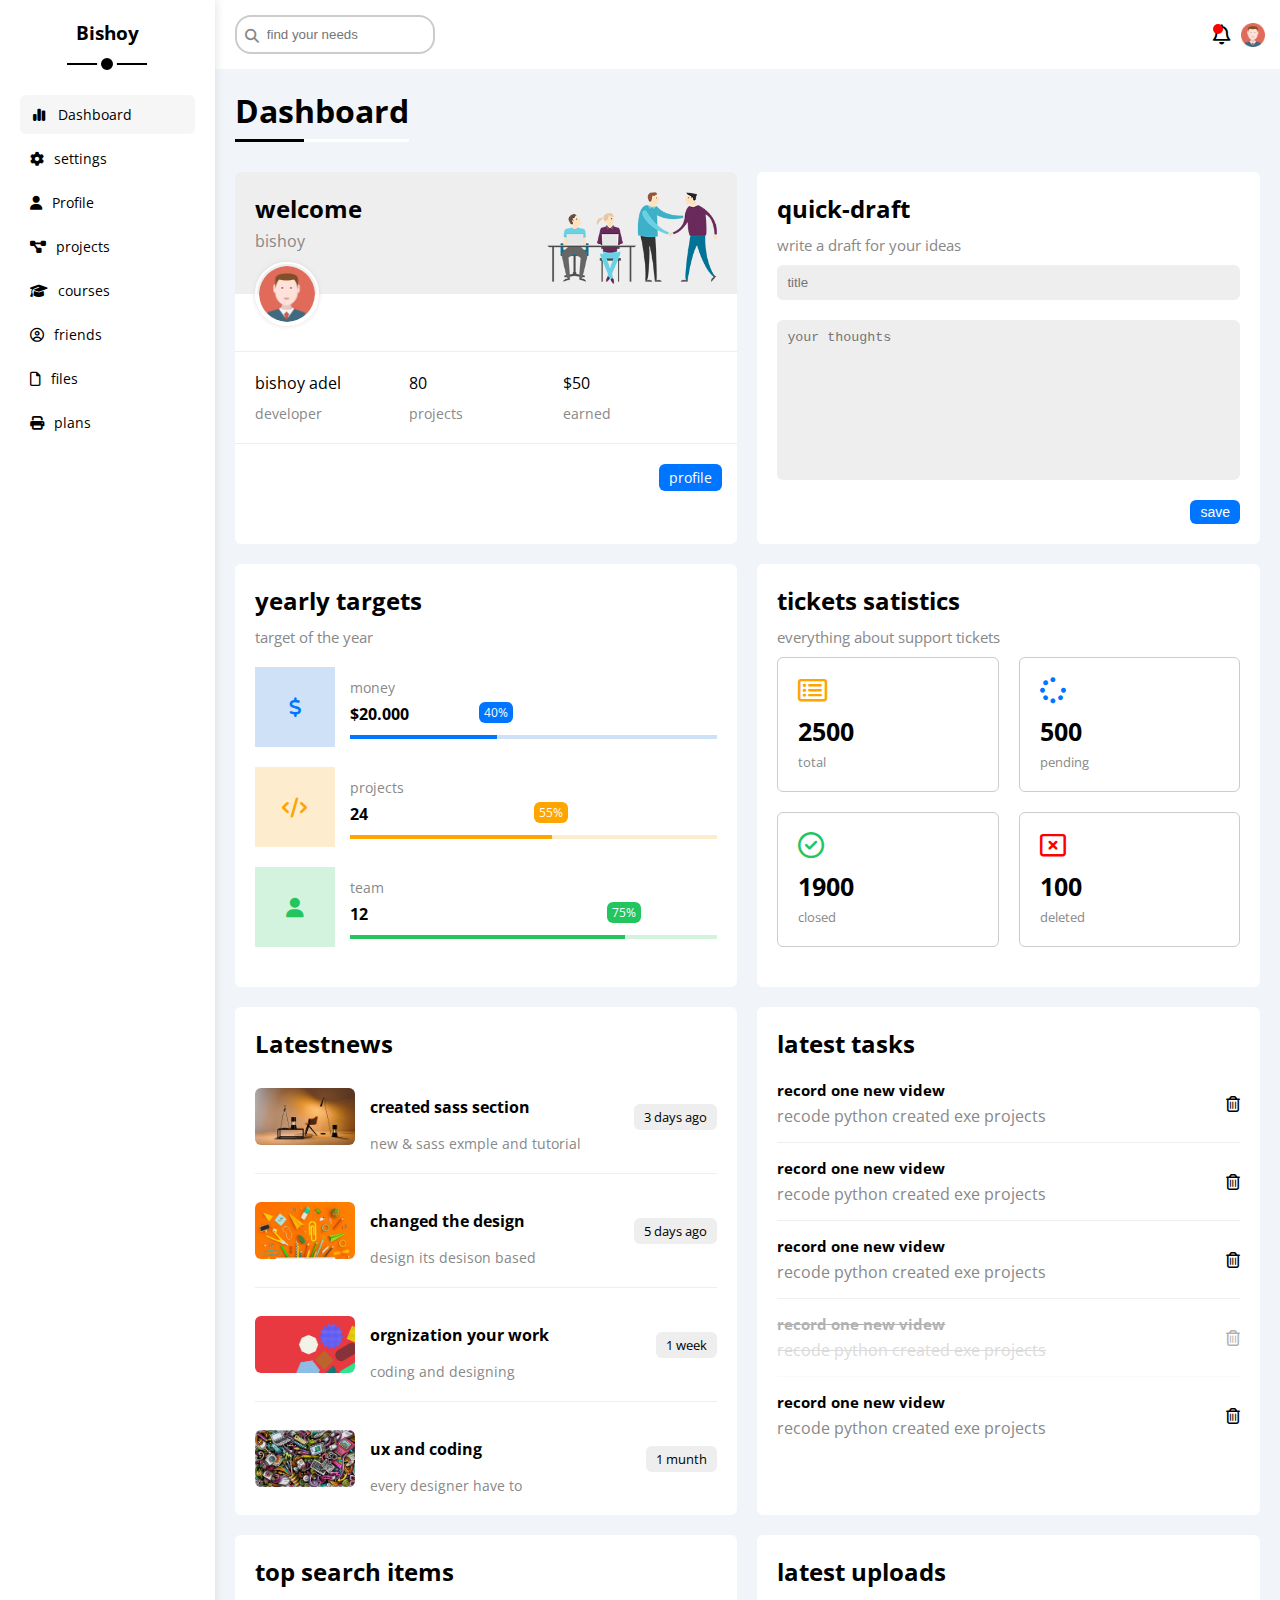
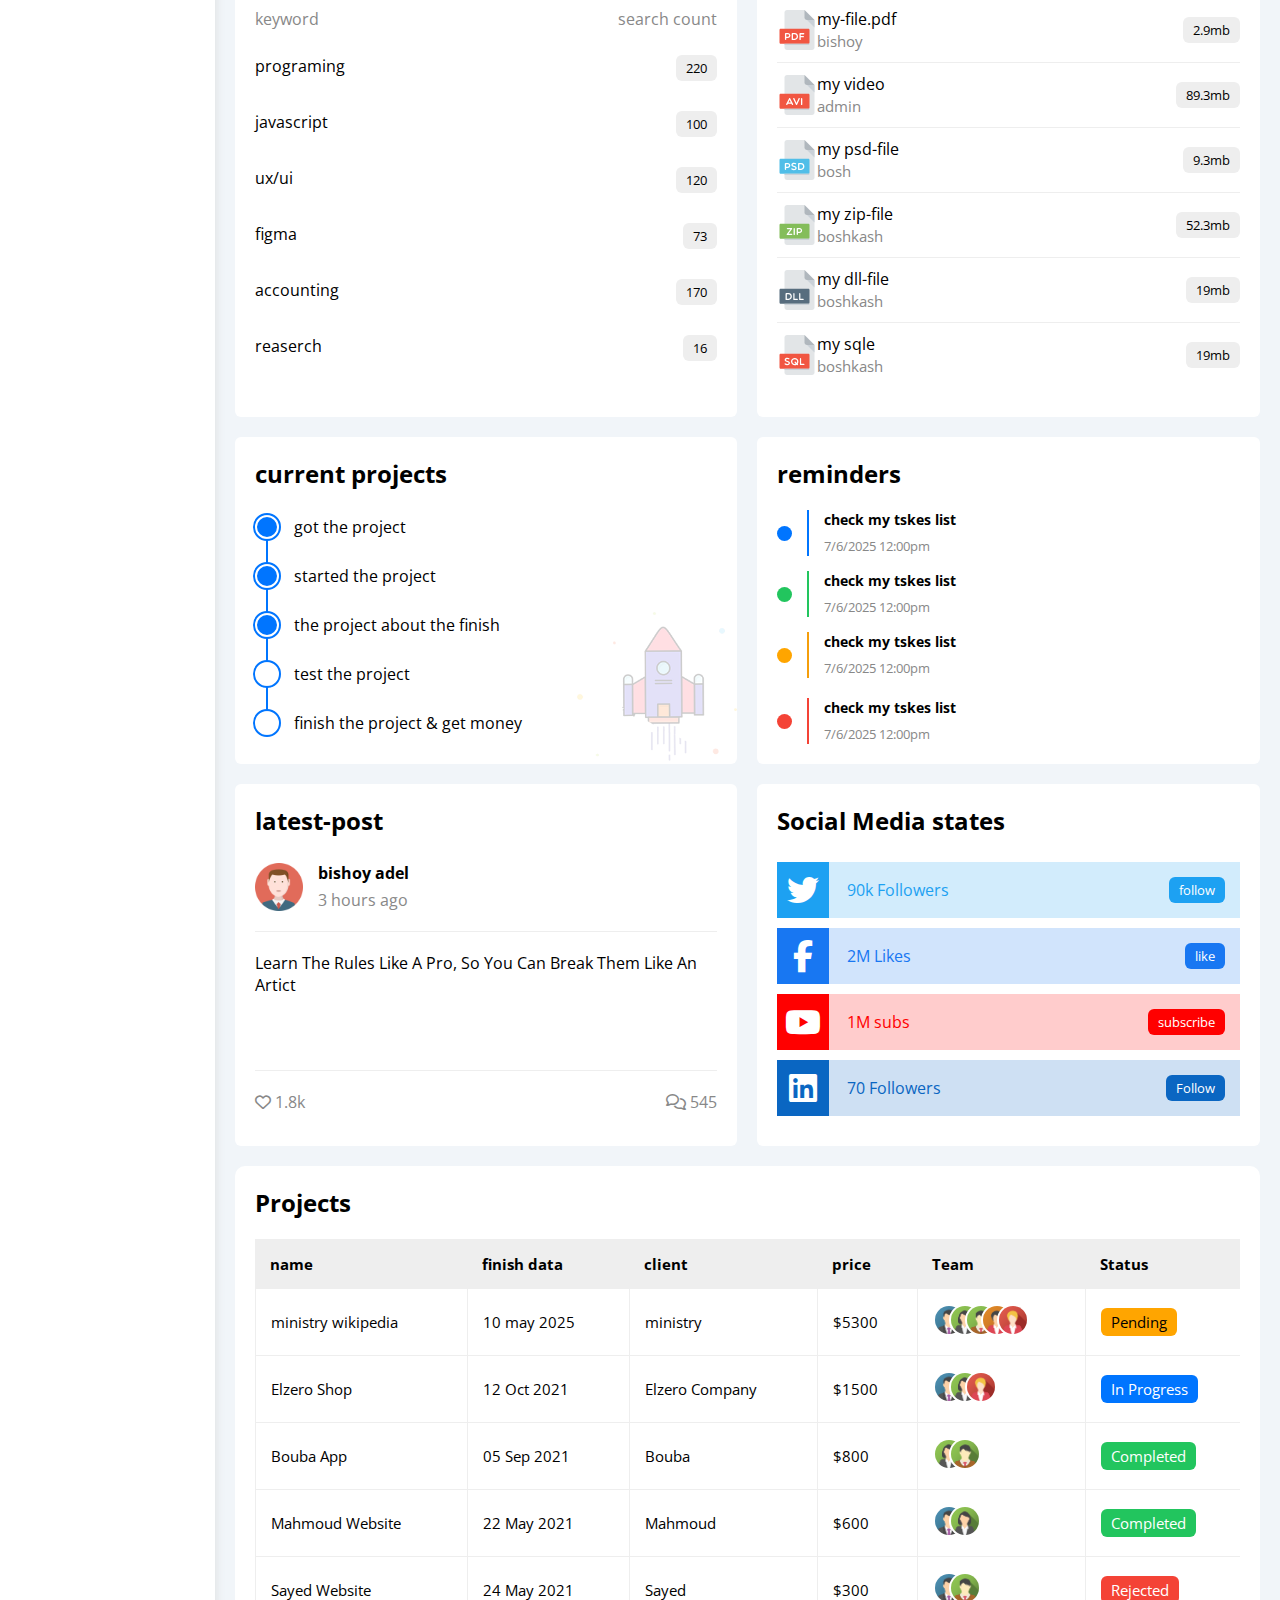
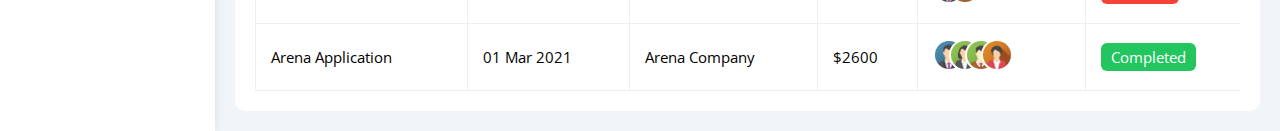
<file: index.html>
<!DOCTYPE html>
<html lang="en">
<head>
    <meta charset="UTF-8">
    <meta name="viewport" content="width=device-width, initial-scale=1.0">
    <link rel="stylesheet" href="css/all.min.css">
    <link rel="stylesheet" href="css/master.css">
    <link rel="stylesheet" href="css/framework.css">
    <link rel="preconnect" href="https://fonts.googleapis.com" />
    <link rel="preconnect" href="https://fonts.gstatic.com" crossorigin />
    <link href="https://fonts.googleapis.com/css2?family=Open+Sans:wght@300;500&display=swap" rel="stylesheet" />
    <title>Dashboard</title>
</head>
<body>
<div class="page d-flex">
    <div class="sidebar bg-white p-20 p-relative">
        <h3 class="p-relative txt-c mt-0">Bishoy</h3>
        <ul>
            <li>
                <a class="active d-flex align-center c-black fs-14 rad-6 p-10" href="index.html">
                    <i class="fa-solid fa-chart-simple fa-fw"></i>
                    <span>Dashboard</span>
                </a>
            </li>
            <li>
                <a class=" d-flex align-center c-black fs-14 rad-6 p-10" href="settings.html">
                    <i class="fa-solid fa-gear"></i>
                    <span>settings</span>
                </a>
            </li>
            <li>
                <a class=" d-flex align-center c-black fs-14 rad-6 p-10" href="profile.html">
                    <i class="fa-solid fa-user"></i>
                    <span>Profile</span>
                </a>
            </li>
            <li>
                <a class=" d-flex align-center c-black fs-14 rad-6 p-10" href="Projects.html">
                    <i class="fa-solid fa-diagram-project"></i>
                    <span>projects</span>
                </a>
            </li>
            <li>
                <a class=" d-flex align-center c-black fs-14 rad-6 p-10" href="courses.html">
                    <i class="fa-solid fa-graduation-cap"></i>
                    <span>courses</span>
                </a>
            </li>
            <li>
                <a class=" d-flex align-center c-black fs-14 rad-6 p-10" href="friends.html">
                    <i class="fa-regular fa-circle-user"></i>
                    <span>friends</span>
                </a>
            </li>
            <li>
                <a class=" d-flex align-center c-black fs-14 rad-6 p-10" href="files.html">
                    <i class="fa-regular fa-file"></i>
                    <span>files</span>
                </a>
            </li>
            <li>
                <a class=" d-flex align-center c-black fs-14 rad-6 p-10" href="plans.html">
                    <i class="fa-solid fa-print"></i>
                    <span>plans</span>
                </a>
            </li>
        </ul>
    </div>
    <div class="content w-full">
    <!-- start head -->
     <div class="head bg-white p-15 between-flex">
        <div class="search p-relative">
            <input class="p-10" type="search" placeholder="find your needs">
        </div>
        <div class="icons d-flex align-center">
            <span class="notification p-relative">
                <i class="fa-regular fa-bell fa-lg"></i>
            </span>
            <img src="imgs/avatar.png" alt="">
        </div>
     </div>
         <!-- end head -->
         <h1 class="p-relative">Dashboard</h1>
         <div class="wrapper d-grid gap-20">
            <!-- start welcome widget    -->
            <div class="welcome bg-white rad-6 tex-c-mobile blook-mobile">
                <div class="intro p-20 d-flex space-betwween bg-eee">
                    <div>
                        <h2 class="m-0">welcome</h2>
                        <p class="c-grey mt-5">bishoy</p>
                    </div>
                    <img class="hide-mobile" src="imgs/welcome.png" alt="">
                </div>
                <img src="imgs/avatar.png" alt="" class="avatar">
                <div class="body tex-c d-flex p-20 mt-20 mb-20 blook-mobile">
                    <div>bishoy adel <span class="d-block c-grey fs-14 mt-10">developer</span></div>
                    <div>80 <span class="d-block c-grey fs-14 mt-10">projects</span></div>
                    <div>$50 <span class="d-block c-grey fs-14 mt-10">earned</span></div>
                </div>
                <a href="profile.html" class="visit d-block fs-14 bg-blue c-white w-fit btn-shape">profile</a>
            </div>
            <!-- end welcome widget -->
            <!-- start quiek draft widget-->
             <div class="quick-draft p-20 bg-white rad-6 ">
                <h2 class="mt-0 mb-10">quick-draft</h2>
                <p class="mt-0 mb-10 c-grey fs-15">write a draft for your ideas</p>
                <form action="">
                        <input class="d-block mb-20 w-full p-10 b-none bg-eee rad-6" type="text" placeholder="title">
                        <textarea class="d-block mb-20 w-full p-10 b-none bg-eee rad-6" placeholder="your thoughts"></textarea>
                        <input class="save d-block bg-blue b-none w-fit fs-14 c-white btn-shape" type="submit" value="save">
                </form>   
             </div>
            <!-- end quiek draft widget-->
             <!-- start target  -->
              <div class="targets p-20 bg-white rad-6">
                <h2 class="mt-0 mb-10">yearly targets</h2>
                <p class="mt-0 mb-20 c-grey fs-15">target of the year</p>
                <div class="target-row mb-20  d-flex align-center blue">
                    <div class="icon center-flex">
                        <i class="fa-solid fa-dollar-sign fa-lg c-blue"></i>
                    </div>
                    <div class="details">
                        <span class="fs-14 c-grey">money</span>
                        <span class="d-block mt-5 mb-10 fw-bold">$20.000</span>
                        <div class="progress p-relative">
                            <span class="bg-blue blue" style="width: 40%;">
                                <span class="bg-blue">40%</span>
                            </span>
                        </div>
                    </div>
                    
                </div>
                <div class="target-row mb-20  d-flex align-center orange">
                    <div class="icon center-flex">
                        <i class="fa-solid fa-code fa-lg c-orange"></i>
                    </div>
                    <div class="details">
                        <span class="fs-14 c-grey">projects</span>
                        <span class="d-block mt-5 mb-10 fw-bold">24</span>
                        <div class="progress p-relative">
                            <span class="bg-orange orange" style="width: 55%;">
                                <span class="bg-orange">55%</span>
                            </span>
                        </div>
                    </div>
                    
                </div>
                <div class="target-row mb-20  d-flex align-center green">
                    <div class="icon center-flex">
                        <i class="fa-solid fa-user fa-lg c-green"></i>
                    </div>
                    <div class="details">
                        <span class="fs-14 c-grey">team</span>
                        <span class="d-block mt-5 mb-10 fw-bold">12</span>
                        <div class="progress p-relative">
                            <span class="bg-green green" style="width: 75%;">
                                <span class="bg-green">75%</span>
                            </span>
                        </div>
                    </div>
                    
                </div>
              </div>
             <!-- end target target  -->
            <!-- start ticket widget -->
             <div class="tickets p-20 bg-white rad-6">
                <h2 class="mt-0 mb-10">tickets satistics</h2>
                <p class="mb-10 mt-0 c-grey fs-15">everything about support tickets </p>
                <div class="d-flex tex-c gap-20 f-wrap">
                    <div class="box p-20 fs-13 rad-6 c-grey">
                        <i class="fa-regular fa-rectangle-list fa-2x mb-10 c-orange"></i>
                        <span class="d-block c-black fw-bold fs-25 mb-5">2500</span>
                        total
                    </div>
                        <div class="box p-20 fs-13 rad-6 c-grey">
                        <i class="fa-solid fa-spinner fa-2x mb-10 c-blue"></i>
                        <span class="d-block c-black fw-bold fs-25 mb-5">500</span>
                        pending
                    </div>
                        <div class="box p-20 fs-13 rad-6 c-grey">
                        <i class="fa-regular fa-circle-check fa-2x mb-10 c-green"></i>
                        <span class="d-block c-black fw-bold fs-25 mb-5">1900</span>
                        closed
                    </div>
                        <div class="box p-20 fs-13 rad-6 c-grey">
                        <i class="fa-regular fa-rectangle-xmark fa-2x mb-10 c-red"></i>
                        <span class="d-block c-black fw-bold fs-25 mb-5">100</span>
                        deleted
                    </div>
                </div>
             </div>
            <!-- end ticket widget -->
             <!-- start latest news -->
              <div class="latest-news p-20 bg-white rad-6 txt-c-mobile">
                <h2 class="mt-0 mb-20">Latestnews</h2>
                <div class="news-row d-flex align-center">
                    <img src="imgs/news-01.png" alt="">
                    <div class="info">
                        <h3>created sass section</h3>
                        <p class="m-0 fs-14 c-grey">new & sass exmple and tutorial</p>
                    </div>
                    <div class="btn-shape bg-eee fs-13 label">3 days ago</div>
                </div>
                <div class="news-row d-flex align-center">
                    <img src="imgs/news-02.png" alt="">
                    <div class="info">
                        <h3>changed the design</h3>
                        <p class="m-0 fs-14 c-grey">design its desison based </p>
                    </div>
                    <div class="btn-shape bg-eee fs-13 label">5 days ago</div>
                </div>
                <div class="news-row d-flex align-center">
                    <img src="imgs/news-03.png" alt="">
                    <div class="info">
                        <h3>orgnization your work</h3>
                        <p class="m-0 fs-14 c-grey">coding and designing </p>
                    </div>
                    <div class="btn-shape bg-eee fs-13 label">1 week</div>
                </div>
                <div class="news-row d-flex align-center">
                    <img src="imgs/news-04.png" alt="">
                    <div class="info">
                        <h3>ux and coding</h3>
                        <p class="m-0 fs-14 c-grey">every designer have to</p>
                    </div>
                    <div class="btn-shape bg-eee fs-13 label">1 munth</div>
                </div>
              </div>
            <!-- end latest news -->
              <!-- start tasks -->
              <div class="tasks p-20 bg-white rad-6">
                <h2 class="mt-0 mb-20">latest tasks</h2>
                <div class="task-row between-flex">
                    <div class="info">
                        <h3 class="mt-0 mb-5 fs-15">record one new videw</h3>
                        <p class="m-0 c-grey">recode python created exe projects</p>
                    </div>
                    <i class="fa-regular fa-trash-can delete"></i>
                </div>
                <div class="task-row between-flex">
                    <div class="info">
                        <h3 class="mt-0 mb-5 fs-15">record one new videw</h3>
                        <p class="m-0 c-grey">recode python created exe projects</p>
                    </div>
                    <i class="fa-regular fa-trash-can delete"></i>
                </div>
                <div class="task-row between-flex">
                    <div class="info">
                        <h3 class="mt-0 mb-5 fs-15">record one new videw</h3>
                        <p class="m-0 c-grey">recode python created exe projects</p>
                    </div>
                    <i class="fa-regular fa-trash-can delete"></i>
                </div>
                <div class="task-row between-flex done">
                    <div class="info">
                        <h3 class="mt-0 mb-5 fs-15">record one new videw</h3>
                        <p class="m-0 c-grey">recode python created exe projects</p>
                    </div>
                    <i class="fa-regular fa-trash-can delete"></i>
                </div>
                <div class="task-row between-flex">
                    <div class="info">
                        <h3 class="mt-0 mb-5 fs-15">record one new videw</h3>
                        <p class="m-0 c-grey">recode python created exe projects</p>
                    </div>
                    <i class="fa-regular fa-trash-can delete"></i>
                </div>
              </div>
            <!-- end tasks -->
             <!-- staet search word -->
              <div class="search-items p-20 bg-white rad-6">
                <h2 class="mt-0 mb-20">top search items</h2>
                <div class="items-head d-flex space-betwween c-grey mb-10">
                    <div>keyword</div>
                    <div>search count</div>
                </div>
                <div class="items d-flex space-betwween pt-15 pb-15">
                    <span>programing</span>
                    <span class="bg-eee fs-13 btn-shape">220</span>
                </div>
                <div class="items d-flex space-betwween pt-15 pb-15">
                    <span>javascript</span>
                    <span class="bg-eee fs-13 btn-shape">100</span>
                </div>
                <div class="items d-flex space-betwween pt-15 pb-15">
                    <span>ux/ui</span>
                    <span class="bg-eee fs-13 btn-shape">120</span>
                </div>
                <div class="items d-flex space-betwween pt-15 pb-15">
                    <span>figma</span>
                    <span class="bg-eee fs-13 btn-shape">73</span>
                </div>
                <div class="items d-flex space-betwween pt-15 pb-15">
                    <span>accounting</span>
                    <span class="bg-eee fs-13 btn-shape">170</span>
                </div>
                <div class="items d-flex space-betwween pt-15 pb-15">
                    <span>reaserch</span>
                    <span class="bg-eee fs-13 btn-shape">16</span>
                </div>
              </div>
             <!-- end  search word -->
             <!-- start latest uploads -->
              <div class="latest-uploads  p-20 bg-white rad-6">
                <h2 class="mt-0 mb-20">latest uploads</h2>
                <ul class="m-0">
                    <li class="between-flex pb-10 mb-10">
                        <div class="d-flex align-center">
                            <img class="mr-10" src="imgs/pdf.svg" alt="">
                            <div>
                                <span class="d-block">my-file.pdf</span>
                                <span class="fs-15 c-grey">bishoy</span>
                            </div>
                        </div>
                        <div class="bg-eee btn-shape fs-13 ">
                            2.9mb
                        </div>
                    </li>
                    <li class="between-flex pb-10 mb-10">
                        <div class="d-flex align-center">
                            <img class="mr-10" src="imgs/avi.svg" alt="">
                            <div>
                                <span class="d-block">my video</span>
                                <span class="fs-15 c-grey">admin</span>
                            </div>
                        </div>
                        <div class="bg-eee btn-shape fs-13 ">
                            89.3mb
                        </div>
                    </li>
                    <li class="between-flex pb-10 mb-10">
                        <div class="d-flex align-center">
                            <img class="mr-10" src="imgs/psd.svg" alt="">
                            <div>
                                <span class="d-block">my psd-file</span>
                                <span class="fs-15 c-grey">bosh</span>
                            </div>
                        </div>
                        <div class="bg-eee btn-shape fs-13 ">
                            9.3mb
                        </div>
                    </li>
                    <li class="between-flex pb-10 mb-10">
                        <div class="d-flex align-center">
                            <img class="mr-10" src="imgs/zip.svg" alt="">
                            <div>
                                <span class="d-block">my zip-file</span>
                                <span class="fs-15 c-grey">boshkash</span>
                            </div>
                        </div>
                        <div class="bg-eee btn-shape fs-13 ">
                            52.3mb
                        </div>
                    </li>
                    <li class="between-flex pb-10 mb-10">
                        <div class="d-flex align-center">
                            <img class="mr-10" src="imgs/dll.svg" alt="">
                            <div>
                                <span class="d-block">my dll-file</span>
                                <span class="fs-15 c-grey">boshkash</span>
                            </div>
                        </div>
                        <div class="bg-eee btn-shape fs-13 ">
                            19mb
                        </div>
                    </li>
                     <li class="between-flex pb-10 mb-10">
                        <div class="d-flex align-center">
                            <img class="mr-10" src="imgs/sql.svg">
                            <div>
                                <span class="d-block">my sqle</span>
                                <span class="fs-15 c-grey">boshkash</span>
                            </div>
                        </div>
                        <div class="bg-eee btn-shape fs-13 ">
                            19mb
                        </div>
                    </li>
                </ul>
              </div>
             <!-- end latest uploads -->
             <!-- strt last projects progress widget -->
              <div class="last-project p-20 bg-white rad-6 p-relative">
                <h2 class="mt-0 mb-20">current projects</h2>
                <ul class="m-0 p-relative">
                    <li class="mt-25 d-flex align-center done">got the project</li>
                    <li class="mt-25 d-flex align-center done">started the project</li>
                    <li class="mt-25 d-flex align-center done">the project about the finish</li>
                    <li class="mt-25 d-flex align-center current">test the project</li>
                    <li class="mt-25 d-flex align-center">finish the project & get money</li>
                </ul>
                <img class="launch-icon hide-mobile" src="imgs/project.png" alt="">
              </div>
             <!-- end last projects progress widget -->
             <!-- start reminders -->
              <div class="reminders p-20 bg-white rad-6 p-relative">
                <h2 class="mt-0 mb-20">reminders</h2>
                <ul class="m-0">
                    <li class="d-flex align-center mt-15">
                        <span class="key bg-blue mr-15 d-block rad-half"></span>
                        <div class="pl-15 blue">
                            <p class="fs-14 fw-bold mt-0 mb-5">check my tskes list</p>
                            <span class="fs-13 c-grey">7/6/2025 12:00pm</span>
                        </div>
                    </li>
                    <li class="d-flex align-center mt-15">
                        <span class="key bg-green mr-15 d-block rad-half"></span>
                        <div class="pl-15 green">
                            <p class="fs-14 fw-bold mt-0 mb-5">check my tskes list</p>
                            <span class="fs-13 c-grey">7/6/2025 12:00pm</span>
                        </div>
                    </li>
                    <li class="d-flex align-center mt-15">
                        <span class="key bg-orange mr-15 d-block rad-half"></span>
                        <div class="pl-15 orange">
                            <p class="fs-14 fw-bold mt-0 mb-5">check my tskes list</p>
                            <span class="fs-13 c-grey">7/6/2025 12:00pm</span>
                        </div>
                    </li>
                    <li class="d-flex align-center mt-20">
                        <span class="key bg-red mr-15 d-block rad-half"></span>
                        <div class="pl-15 red">
                            <p class="fs-14 fw-bold mt-0 mb-5">check my tskes list</p>
                            <span class="fs-13 c-grey">7/6/2025 12:00pm</span>
                        </div>
                    </li>
                </ul>
              </div>
             <!-- last reminders -->
             <!-- start latest posts  -->
              <div class="latest-post p-20 bg-white rad-6 p-relative">
                <h2 class="mt-0 mb-25">latest-post</h2>
                <div class="top d-flex align-center">
                    <img class="avatar mr-15" src="imgs/avatar.png" alt="">
                    <div class="info">
                        <span class="d-block mb-5 fw-bold">bishoy adel</span>
                        <span class="c-grey">3 hours ago</span>
                    </div>
                </div>
                <div class="post-content tex-c-mobile pt-20 pb-20 mt-20 mb-20">
                    learn the rules like a pro, so you can break them like an artict
                </div>
                <div class="post-states between-flex c-grey">
                    <div>
                        <i class="fa-regular fa-heart"></i>
                        <span>1.8k</span>
                    </div>
                    <div>
                        <i class="fa-regular fa-comments"></i>
                        <span>545</span>
                    </div>
                </div>
              </div>
             <!-- send latest posts  -->
              <!-- start social media -->
               <div class="social-media p-20 bg-white rad-6 p-relative">
                <h2 class="mt-0 mb-25">Social Media states</h2>
                <div class="box twitter p-15 p-relative mb-10 between-flex">
                      <i class="fa-brands fa-twitter fa-2x c-white h-full center-flex"></i>
                      <span>90k Followers</span>
                      <a class="fs-13 c-white btn-shape" href="#">follow</a>
                </div>
                <div class="box facebook p-15 p-relative mb-10 between-flex">
                      <i class="fa-brands fa-facebook-f fa-2x c-white h-full center-flex"></i>
                      <span>2M Likes</span>
                      <a class="fs-13 c-white btn-shape" href="#">like</a>
                </div>
                <div class="box youtube p-15 p-relative mb-10 between-flex">
                      <i class="fa-brands fa-youtube fa-2x c-white h-full center-flex"></i>
                      <span>1M subs</span>
                      <a class="fs-13 c-white btn-shape" href="#">subscribe</a>
                </div>
                <div class="box linkedin p-15 p-relative mb-10 between-flex">
                      <i class="fa-brands fa-linkedin fa-2x c-white h-full center-flex"></i>
                      <span>70 Followers</span>
                      <a class="fs-13 c-white btn-shape" href="#">Follow</a>
                </div>
               </div>
              <!-- end social media -->
         </div>
         <!-- start projects table -->
          <div class="projects bg-white rad-10 p-20 m-20">
            <h2 class="mt-0 mb-20">Projects</h2>
            <div class="responsive-table">
                <table class="fs-15 w-full">
                    <thead>
                        <tr>
                            <td>name</td>
                            <td>finish data</td>
                            <td>client</td>
                            <td>price</td>
                            <td>Team</td>
                            <td>Status</td>
                        </tr>
                    </thead>
                    <tbody>
                        <tr>
                            <td>ministry wikipedia</td>
                            <td>10 may 2025</td>
                            <td>ministry</td>
                            <td>$5300 </td>
                            <td>
                                <img src="imgs/team-01.png" alt="">
                                <img src="imgs/team-02.png" alt="">
                                <img src="imgs/team-03.png" alt="">
                                <img src="imgs/team-04.png" alt="">
                                <img src="imgs/team-05.png" alt="">
                            </td>
                            <td>
                                <span class="label btn-shape bg-orange">Pending</span>
                            </td>
                        </tr>
                         <tr>
                            <td>Elzero Shop</td>
                            <td>12 Oct 2021</td>
                            <td>Elzero Company</td>
                            <td>$1500</td>
                            <td>
                                <img src="imgs/team-01.png" alt="" />
                                <img src="imgs/team-02.png" alt="" />
                                <img src="imgs/team-05.png" alt="" />
                            </td>
                            <td><span class="label btn-shape bg-blue c-white">In Progress</span></td>
                        </tr>
                        <tr>
                            <td>Bouba App</td>
                            <td>05 Sep 2021</td>
                            <td>Bouba</td>
                            <td>$800</td>
                            <td>
                                <img src="imgs/team-02.png" alt="" />
                                <img src="imgs/team-03.png" alt="" />
                            </td>
                            <td><span class="label btn-shape bg-green c-white">Completed</span></td>
                        </tr>
                        <tr>
                            <td>Mahmoud Website</td>
                            <td>22 May 2021</td>
                            <td>Mahmoud</td>
                            <td>$600</td>
                            <td>
                                <img src="imgs/team-01.png" alt="" />
                                <img src="imgs/team-02.png" alt="" />
                            </td>
                            <td><span class="label btn-shape bg-green c-white">Completed</span></td>
                        </tr>
                        <tr>
                            <td>Sayed Website</td>
                            <td>24 May 2021</td>
                            <td>Sayed</td>
                            <td>$300</td>
                            <td>
                                <img src="imgs/team-01.png" alt="" />
                                <img src="imgs/team-03.png" alt="" />
                            </td>
                            <td><span class="label btn-shape bg-red c-white">Rejected</span></td>
                        </tr>
                        <tr>
                            <td>Arena Application</td>
                            <td>01 Mar 2021</td>
                            <td>Arena Company</td>
                            <td>$2600</td>
                            <td>
                                <img src="imgs/team-01.png" alt="" />
                                <img src="imgs/team-02.png" alt="" />
                                <img src="imgs/team-03.png" alt="" />
                                <img src="imgs/team-04.png" alt="" />
                            </td>
                            <td><span class="label btn-shape bg-green c-white">Completed</span></td>
                        </tr>
                    </tbody>
                </table>
            </div>
          </div>
         <!-- end projects table -->
    </div>
    </div>
</div>
</body>
</html>
</file>
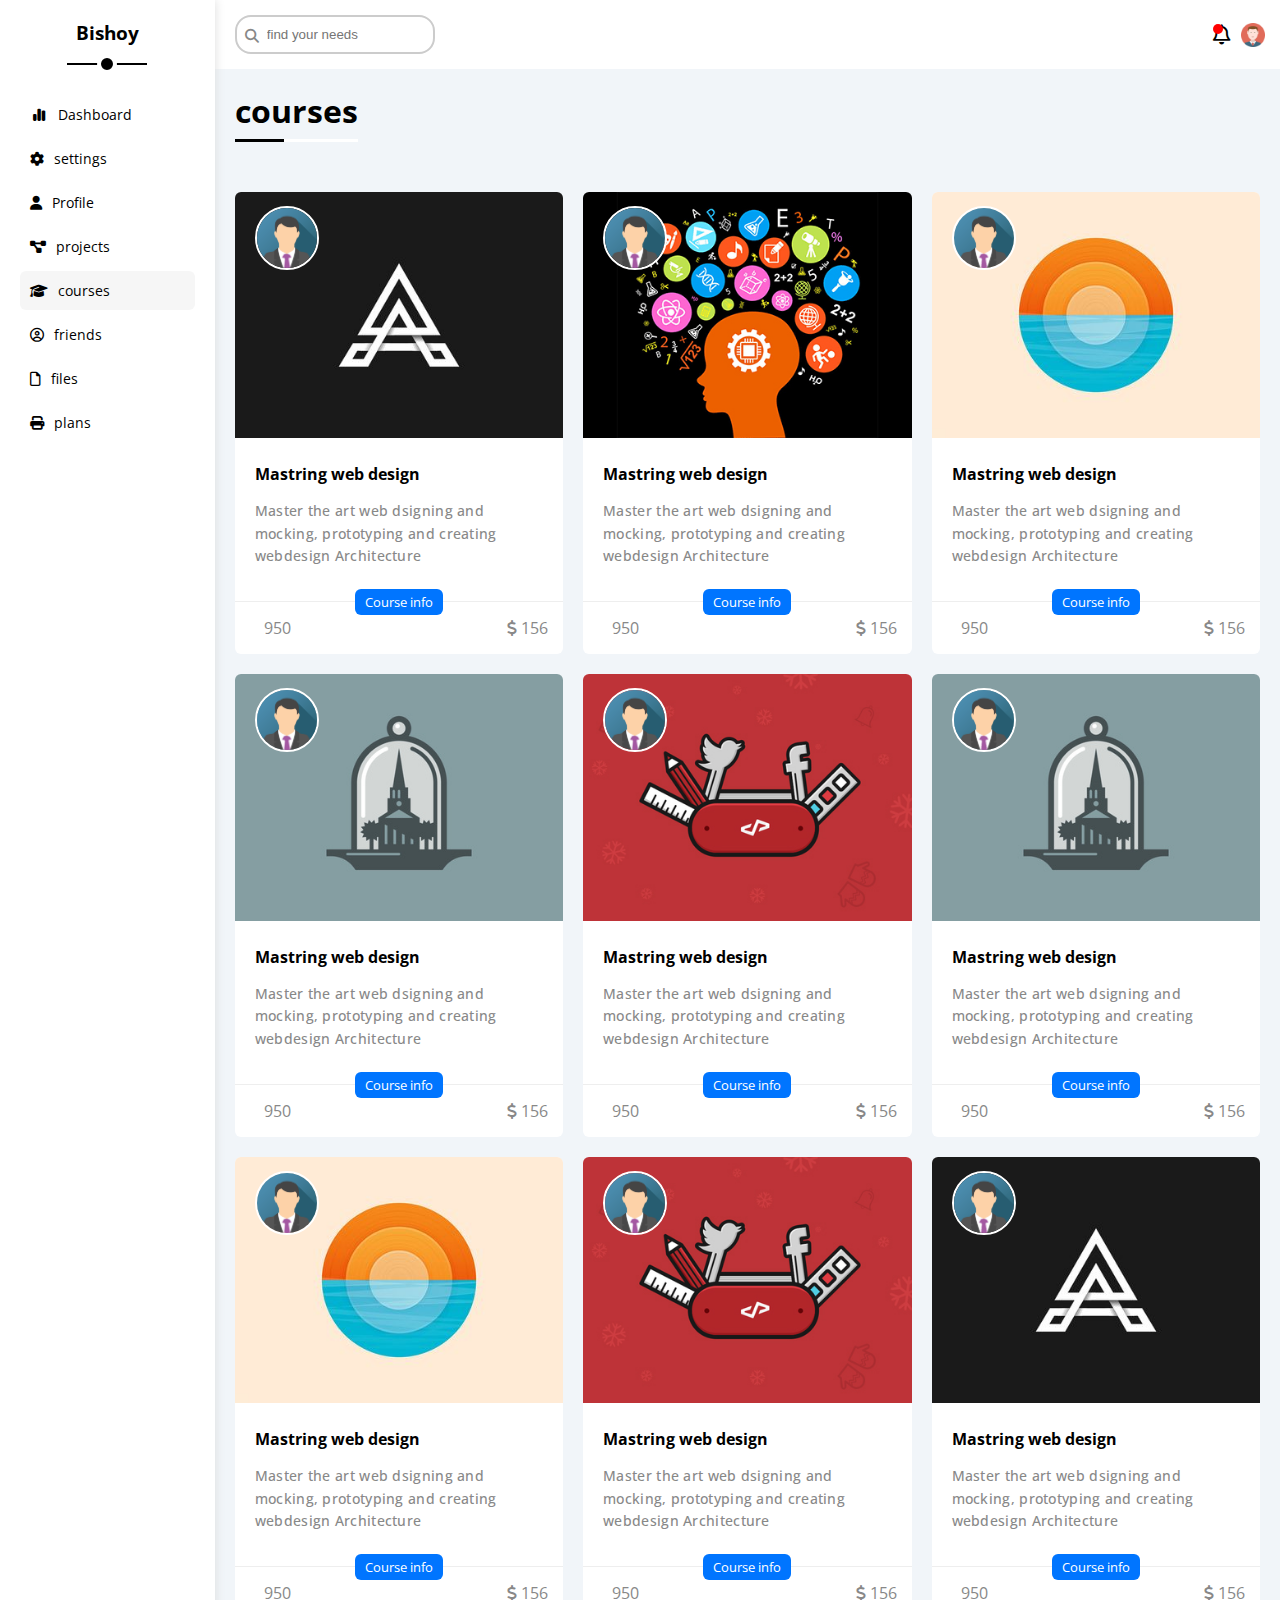
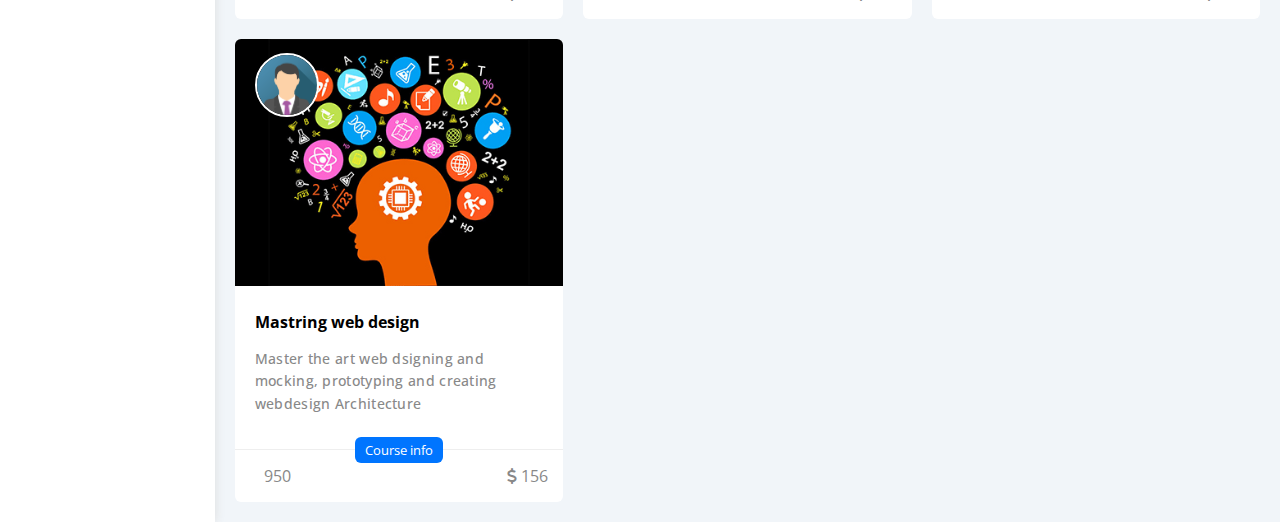
<file: courses.html>
<!DOCTYPE html>
<html lang="en">
<head>
    <meta charset="UTF-8">
    <meta name="viewport" content="width=device-width, initial-scale=1.0">
    <link rel="stylesheet" href="css/all.min.css">
    <link rel="stylesheet" href="css/master.css">
    <link rel="stylesheet" href="css/framework.css">
    <link rel="preconnect" href="https://fonts.googleapis.com" />
    <link rel="preconnect" href="https://fonts.gstatic.com" crossorigin />
    <link href="https://fonts.googleapis.com/css2?family=Open+Sans:wght@300;500&display=swap" rel="stylesheet" />
    <title>COurses</title>
</head>
<body>
<div class="page d-flex"> 
    <div class="sidebar bg-white p-20 p-relative">
        <h3 class="p-relative txt-c mt-0">Bishoy</h3>
        <ul>
            <li>
                <a class=" d-flex align-center c-black fs-14 rad-6 p-10" href="indix.html">
                    <i class="fa-solid fa-chart-simple fa-fw"></i>
                    <span>Dashboard</span>
                </a>
            </li>
            <li>
                <a class=" d-flex align-center c-black fs-14 rad-6 p-10" href="settings.html">
                    <i class="fa-solid fa-gear"></i>
                    <span>settings</span>
                </a>
            </li>
            <li>
                <a class=" d-flex align-center c-black fs-14 rad-6 p-10" href="profile.html">
                    <i class="fa-solid fa-user"></i>
                    <span>Profile</span>
                </a>
            </li>
            <li>
                <a class=" d-flex align-center c-black fs-14 rad-6 p-10" href="Projects.html">
                    <i class="fa-solid fa-diagram-project"></i>
                    <span>projects</span>
                </a>
            </li>
            <li>
                <a class="active d-flex align-center c-black fs-14 rad-6 p-10" href="courses.html">
                    <i class="fa-solid fa-graduation-cap"></i>
                    <span>courses</span>
                </a>
            </li>
            <li>
                <a class=" d-flex align-center c-black fs-14 rad-6 p-10" href="friends.html">
                    <i class="fa-regular fa-circle-user"></i>
                    <span>friends</span>
                </a>
            </li>
            <li>
                <a class=" d-flex align-center c-black fs-14 rad-6 p-10" href="files.html">
                    <i class="fa-regular fa-file"></i>
                    <span>files</span>
                </a>
            </li>
            <li>
                <a class=" d-flex align-center c-black fs-14 rad-6 p-10" href="plans.html">
                    <i class="fa-solid fa-print"></i>
                    <span>plans</span>
                </a>
            </li>
        </ul>
    </div>
    <div class="content w-full">
    <!-- start head -->
     <div class="head bg-white p-15 between-flex">
        <div class="search p-relative">
            <input class="p-10" type="search" placeholder="find your needs">
        </div>
        <div class="icons d-flex align-center">
            <span class="notification p-relative">
                <i class="fa-regular fa-bell fa-lg"></i>
            </span>
            <img src="imgs/avatar.png" alt="">
        </div>
     </div>
         <!-- end head -->
         <h1 class="p-relative">courses</h1>
         <div class="courses-page d-grid m-20 gap-20">
            <div class="course bg-white rad-6 p-relative">
                <img src="imgs/course-01.jpg" alt="" class="cover">
                <img class="instructor" src="imgs/team-01.png" alt="">
                <div class="p-20">
                    <h4 class="m-0">Mastring web design</h4>
                    <p class="description c-grey mt-15 fs-14">Master the art web dsigning and mocking, prototyping and creating webdesign Architecture</p>
                </div>
                <div class="info p-15 p-relative between-flex ">
                    <span class="title bg-blue c-white btn-shape">Course info</span>
                    <span class="c-grey">
                        <i class="fa-reqular fa-user"></i>
                        950
                    </span>
                    <span class="c-grey">
                        <i class="fa-solid fa-dollar-sign"></i>
                            156
                    </span>
                </div>
            </div>
            <div class="course bg-white rad-6 p-relative">
                <img src="imgs/course-02.jpg" alt="" class="cover">
                <img class="instructor" src="imgs/team-01.png" alt="">
                <div class="p-20">
                    <h4 class="m-0">Mastring web design</h4>
                    <p class="description c-grey mt-15 fs-14">Master the art web dsigning and mocking, prototyping and creating webdesign Architecture</p>
                </div>
                <div class="info p-15 p-relative between-flex ">
                    <span class="title bg-blue c-white btn-shape">Course info</span>
                    <span class="c-grey">
                        <i class="fa-reqular fa-user"></i>
                        950
                    </span>
                    <span class="c-grey">
                        <i class="fa-solid fa-dollar-sign"></i>
                            156
                    </span>
                </div>
            </div>
            <div class="course bg-white rad-6 p-relative">
                <img src="imgs/course-03.jpg" alt="" class="cover">
                <img class="instructor" src="imgs/team-01.png" alt="">
                <div class="p-20">
                    <h4 class="m-0">Mastring web design</h4>
                    <p class="description c-grey mt-15 fs-14">Master the art web dsigning and mocking, prototyping and creating webdesign Architecture</p>
                </div>
                <div class="info p-15 p-relative between-flex ">
                    <span class="title bg-blue c-white btn-shape">Course info</span>
                    <span class="c-grey">
                        <i class="fa-reqular fa-user"></i>
                        950
                    </span>
                    <span class="c-grey">
                        <i class="fa-solid fa-dollar-sign"></i>
                            156
                    </span>
                </div>
            </div>
            <div class="course bg-white rad-6 p-relative">
                <img src="imgs/course-04.jpg" alt="" class="cover">
                <img class="instructor" src="imgs/team-01.png" alt="">
                <div class="p-20">
                    <h4 class="m-0">Mastring web design</h4>
                    <p class="description c-grey mt-15 fs-14">Master the art web dsigning and mocking, prototyping and creating webdesign Architecture</p>
                </div>
                <div class="info p-15 p-relative between-flex ">
                    <span class="title bg-blue c-white btn-shape">Course info</span>
                    <span class="c-grey">
                        <i class="fa-reqular fa-user"></i>
                        950
                    </span>
                    <span class="c-grey">
                        <i class="fa-solid fa-dollar-sign"></i>
                            156
                    </span>
                </div>
            </div>
            <div class="course bg-white rad-6 p-relative">
                <img src="imgs/course-05 (1).jpg" alt="" class="cover">
                <img class="instructor" src="imgs/team-01.png" alt="">
                <div class="p-20">
                    <h4 class="m-0">Mastring web design</h4>
                    <p class="description c-grey mt-15 fs-14">Master the art web dsigning and mocking, prototyping and creating webdesign Architecture</p>
                </div>
                <div class="info p-15 p-relative between-flex ">
                    <span class="title bg-blue c-white btn-shape">Course info</span>
                    <span class="c-grey">
                        <i class="fa-reqular fa-user"></i>
                        950
                    </span>
                    <span class="c-grey">
                        <i class="fa-solid fa-dollar-sign"></i>
                            156
                    </span>
                </div>
            </div>
            <div class="course bg-white rad-6 p-relative">
                <img src="imgs/course-04.jpg" alt="" class="cover">
                <img class="instructor" src="imgs/team-01.png" alt="">
                <div class="p-20">
                    <h4 class="m-0">Mastring web design</h4>
                    <p class="description c-grey mt-15 fs-14">Master the art web dsigning and mocking, prototyping and creating webdesign Architecture</p>
                </div>
                <div class="info p-15 p-relative between-flex ">
                    <span class="title bg-blue c-white btn-shape">Course info</span>
                    <span class="c-grey">
                        <i class="fa-reqular fa-user"></i>
                        950
                    </span>
                    <span class="c-grey">
                        <i class="fa-solid fa-dollar-sign"></i>
                            156
                    </span>
                </div>
            </div>
            <div class="course bg-white rad-6 p-relative">
                <img src="imgs/course-03.jpg" alt="" class="cover">
                <img class="instructor" src="imgs/team-01.png" alt="">
                <div class="p-20">
                    <h4 class="m-0">Mastring web design</h4>
                    <p class="description c-grey mt-15 fs-14">Master the art web dsigning and mocking, prototyping and creating webdesign Architecture</p>
                </div>
                <div class="info p-15 p-relative between-flex ">
                    <span class="title bg-blue c-white btn-shape">Course info</span>
                    <span class="c-grey">
                        <i class="fa-reqular fa-user"></i>
                        950
                    </span>
                    <span class="c-grey">
                        <i class="fa-solid fa-dollar-sign"></i>
                            156
                    </span>
                </div>
            </div>
            <div class="course bg-white rad-6 p-relative">
                <img src="imgs/course-05.jpg" alt="" class="cover">
                <img class="instructor" src="imgs/team-01.png" alt="">
                <div class="p-20">
                    <h4 class="m-0">Mastring web design</h4>
                    <p class="description c-grey mt-15 fs-14">Master the art web dsigning and mocking, prototyping and creating webdesign Architecture</p>
                </div>
                <div class="info p-15 p-relative between-flex ">
                    <span class="title bg-blue c-white btn-shape">Course info</span>
                    <span class="c-grey">
                        <i class="fa-reqular fa-user"></i>
                        950
                    </span>
                    <span class="c-grey">
                        <i class="fa-solid fa-dollar-sign"></i>
                            156
                    </span>
                </div>
            </div>
            <div class="course bg-white rad-6 p-relative">
                <img src="imgs/course-01.jpg" alt="" class="cover">
                <img class="instructor" src="imgs/team-01.png" alt="">
                <div class="p-20">
                    <h4 class="m-0">Mastring web design</h4>
                    <p class="description c-grey mt-15 fs-14">Master the art web dsigning and mocking, prototyping and creating webdesign Architecture</p>
                </div>
                <div class="info p-15 p-relative between-flex ">
                    <span class="title bg-blue c-white btn-shape">Course info</span>
                    <span class="c-grey">
                        <i class="fa-reqular fa-user"></i>
                        950
                    </span>
                    <span class="c-grey">
                        <i class="fa-solid fa-dollar-sign"></i>
                            156
                    </span>
                </div>
            </div>
            <div class="course bg-white rad-6 p-relative">
                <img src="imgs/course-02.jpg" alt="" class="cover">
                <img class="instructor" src="imgs/team-01.png" alt="">
                <div class="p-20">
                    <h4 class="m-0">Mastring web design</h4>
                    <p class="description c-grey mt-15 fs-14">Master the art web dsigning and mocking, prototyping and creating webdesign Architecture</p>
                </div>
                <div class="info p-15 p-relative between-flex ">
                    <span class="title bg-blue c-white btn-shape">Course info</span>
                    <span class="c-grey">
                        <i class="fa-reqular fa-user"></i>
                        950
                    </span>
                    <span class="c-grey">
                        <i class="fa-solid fa-dollar-sign"></i>
                            156
                    </span>
                </div>
            </div>
         </div>
    </div>
</div>
</body>
</html>

<!-- <label>
    <input class="toggle-checkbox" type="checkbox" checked>
    <div class="toggle-switch"></div>
</label> -->
</file>
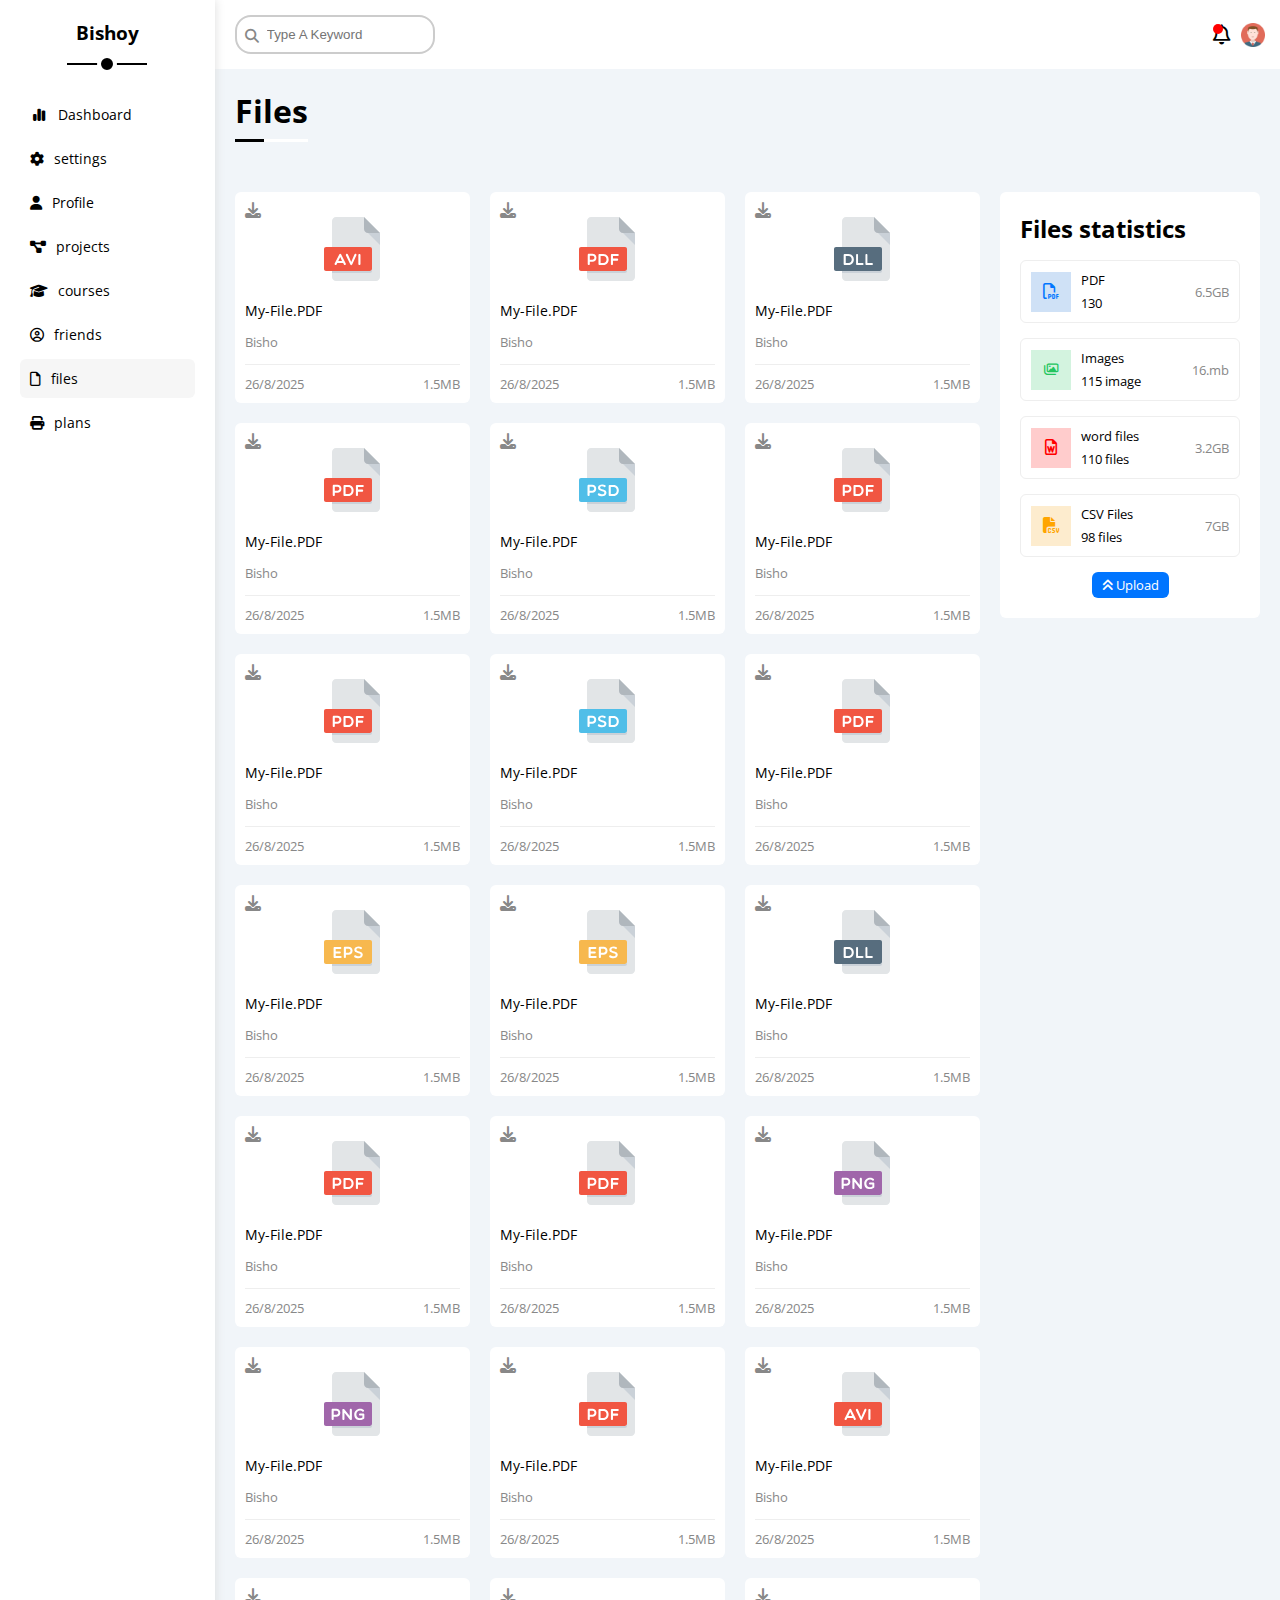
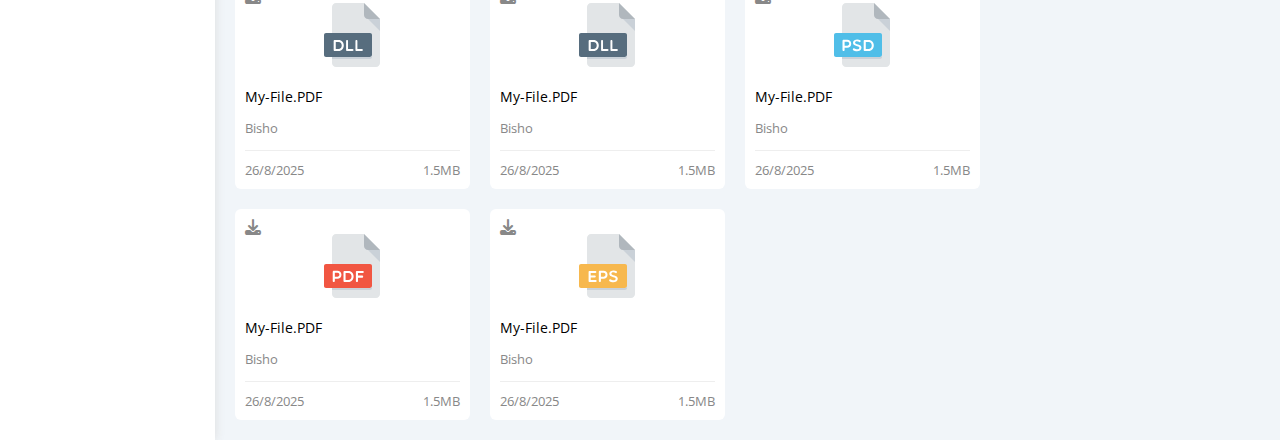
<file: files.html>
<!DOCTYPE html>
<html lang="en">
  <head>
    <meta charset="UTF-8" />
    <meta http-equiv="X-UA-Compatible" content="IE=edge" />
    <meta name="viewport" content="width=device-width, initial-scale=1.0" />
    <title>Files</title>
    <link rel="stylesheet" href="css/framework.css" />
    <link rel="stylesheet" href="css/master.css" />
    <link rel="stylesheet" href="css/all.min.css" />
    <link rel="preconnect" href="https://fonts.googleapis.com" />
    <link rel="preconnect" href="https://fonts.gstatic.com" crossorigin />
    <link href="https://fonts.googleapis.com/css2?family=Open+Sans:wght@300;500&display=swap" rel="stylesheet" />
  </head>
  <body>
    <div class="page d-flex">
      <div class="sidebar bg-white p-20 p-relative">
        <h3 class="p-relative txt-c mt-0">Bishoy</h3>
        <ul>
            <li>
                <a class=" d-flex align-center c-black fs-14 rad-6 p-10" href="indix.html">
                    <i class="fa-solid fa-chart-simple fa-fw"></i>
                    <span>Dashboard</span>
                </a>
            </li>
            <li>
                <a class=" d-flex align-center c-black fs-14 rad-6 p-10" href="settings.html">
                    <i class="fa-solid fa-gear"></i>
                    <span>settings</span>
                </a>
            </li>
            <li>
                <a class=" d-flex align-center c-black fs-14 rad-6 p-10" href="profile.html">
                    <i class="fa-solid fa-user"></i>
                    <span>Profile</span>
                </a>
            </li>
            <li>
                <a class=" d-flex align-center c-black fs-14 rad-6 p-10" href="Projects.html">
                    <i class="fa-solid fa-diagram-project"></i>
                    <span>projects</span>
                </a>
            </li>
            <li>
                <a class=" d-flex align-center c-black fs-14 rad-6 p-10" href="courses.html">
                    <i class="fa-solid fa-graduation-cap"></i>
                    <span>courses</span>
                </a>
            </li>
            <li>
                <a class=" d-flex align-center c-black fs-14 rad-6 p-10" href="friends.html">
                    <i class="fa-regular fa-circle-user"></i>
                    <span>friends</span>
                </a>
            </li>
            <li>
                <a class="active d-flex align-center c-black fs-14 rad-6 p-10" href="files.html">
                    <i class="fa-regular fa-file"></i>
                    <span>files</span>
                </a>
            </li>
            <li>
                <a class=" d-flex align-center c-black fs-14 rad-6 p-10" href="plans.html">
                    <i class="fa-solid fa-print"></i>
                    <span>plans</span>
                </a>
            </li>
        </ul>
      </div>
      <div class="content w-full">
        <!-- Start Head -->
        <div class="head bg-white p-15 between-flex">
          <div class="search p-relative">
            <input class="p-10" type="search" placeholder="Type A Keyword" />
          </div>
          <div class="icons d-flex align-center">
            <span class="notification p-relative">
              <i class="fa-regular fa-bell fa-lg"></i>
            </span>
            <img src="imgs/avatar.png" alt="" />
          </div>
        </div>
        <!-- End Head -->
        <h1 class="p-relative">Files</h1>
        <div class="files-page d-flex m-20 gap-20">
            <div class="files-stats p-20 bg-white rad-6">
                <h2 class="mt-0 mb-15 txt-c-mobile">Files statistics</h2>
                <div class="d-flex align-center border-eee p-10 rad-6 mb-15 fs-13">
                    <i class="fa-regular fa-file-pdf fa-lg blue center-flex c-blue icon"></i>
                    <div class="info">
                        <span>PDF</span>
                        <span class="c-rey d-block mt-5">130</span>
                    </div>
                    <div class="size c-grey">6.5GB</div>
                </div>
                <div class="d-flex align-center border-eee p-10 rad-6 mb-15 fs-13">
                    <i class="fa-regular fa-images green center-flex c-green icon"></i>
                    <div class="info">
                        <span>Images</span>
                        <span class="c-rey d-block mt-5">115 image</span>
                    </div>
                    <div class="size c-grey">16.mb</div>
                </div>
                <div class="d-flex align-center border-eee p-10 rad-6 mb-15 fs-13">
                    <i class="fa-regular fa-file-word fa-lg red center-flex c-red icon"></i>
                    <div class="info">
                        <span>word files</span>
                        <span class="c-rey d-block mt-5">110 files</span>
                    </div>
                    <div class="size c-grey">3.2GB</div>
                </div>
                <div class="d-flex align-center border-eee p-10 rad-6 mb-15 fs-13">
                    <i class="fa-solid fa-file-csv fa-lg orange center-flex c-orange icon"></i>
                    <div class="info">
                        <span>CSV Files</span>
                        <span class="c-rey d-block mt-5">98 files</span>
                    </div>
                    <div class="size c-grey">7GB</div>
                </div>
                <a class="upload c-white rad-6 d-block w-fit bg-blue fs-13 btn-shape" href="#">
                    <i class="fa-solid fa-angles-up mr-10"></i>
                    Upload
                </a>
            </div>
            <div class="files-content d-grid gap-20">
              <div class="file bg-white p-10 rad-6">
                <i class="fa-solid fa-download c-grey p-absolute"></i>
                <div class="icon txt-c">
                  <img class="mt-15 mb-15" src="imgs/avi.svg" alt="">
                </div>
                <div class="tct-c mb-10 fs-14">My-File.PDF</div>
                <p class="c-grey fs-13">Bisho</p>
                <div class="info between-flex mt-10 pt-10 fs-13 c-grey">
                  <span>26/8/2025</span>
                  <span>1.5MB</span>
                </div>
              </div>
              <div class="file bg-white p-10 rad-6">
                <i class="fa-solid fa-download c-grey p-absolute"></i>
                <div class="icon txt-c">
                  <img class="mt-15 mb-15" src="imgs/pdf.svg" alt="">
                </div>
                <div class="tct-c mb-10 fs-14">My-File.PDF</div>
                <p class="c-grey fs-13">Bisho</p>
                <div class="info between-flex mt-10 pt-10 fs-13 c-grey">
                  <span>26/8/2025</span>
                  <span>1.5MB</span>
                </div>
              </div>
              <div class="file bg-white p-10 rad-6">
                <i class="fa-solid fa-download c-grey p-absolute"></i>
                <div class="icon txt-c">
                  <img class="mt-15 mb-15" src="imgs/dll.svg" alt="">
                </div>
                <div class="tct-c mb-10 fs-14">My-File.PDF</div>
                <p class="c-grey fs-13">Bisho</p>
                <div class="info between-flex mt-10 pt-10 fs-13 c-grey">
                  <span>26/8/2025</span>
                  <span>1.5MB</span>
                </div>
              </div>
              <div class="file bg-white p-10 rad-6">
                <i class="fa-solid fa-download c-grey p-absolute"></i>
                <div class="icon txt-c">
                  <img class="mt-15 mb-15" src="imgs/pdf.svg" alt="">
                </div>
                <div class="tct-c mb-10 fs-14">My-File.PDF</div>
                <p class="c-grey fs-13">Bisho</p>
                <div class="info between-flex mt-10 pt-10 fs-13 c-grey">
                  <span>26/8/2025</span>
                  <span>1.5MB</span>
                </div>
              </div>
              <div class="file bg-white p-10 rad-6">
                <i class="fa-solid fa-download c-grey p-absolute"></i>
                <div class="icon txt-c">
                  <img class="mt-15 mb-15" src="imgs/psd.svg" alt="">
                </div>
                <div class="tct-c mb-10 fs-14">My-File.PDF</div>
                <p class="c-grey fs-13">Bisho</p>
                <div class="info between-flex mt-10 pt-10 fs-13 c-grey">
                  <span>26/8/2025</span>
                  <span>1.5MB</span>
                </div>
              </div>
              <div class="file bg-white p-10 rad-6">
                <i class="fa-solid fa-download c-grey p-absolute"></i>
                <div class="icon txt-c">
                  <img class="mt-15 mb-15" src="imgs/pdf.svg" alt="">
                </div>
                <div class="tct-c mb-10 fs-14">My-File.PDF</div>
                <p class="c-grey fs-13">Bisho</p>
                <div class="info between-flex mt-10 pt-10 fs-13 c-grey">
                  <span>26/8/2025</span>
                  <span>1.5MB</span>
                </div>
              </div>
              <div class="file bg-white p-10 rad-6">
                <i class="fa-solid fa-download c-grey p-absolute"></i>
                <div class="icon txt-c">
                  <img class="mt-15 mb-15" src="imgs/pdf.svg" alt="">
                </div>
                <div class="tct-c mb-10 fs-14">My-File.PDF</div>
                <p class="c-grey fs-13">Bisho</p>
                <div class="info between-flex mt-10 pt-10 fs-13 c-grey">
                  <span>26/8/2025</span>
                  <span>1.5MB</span>
                </div>
              </div>
              <div class="file bg-white p-10 rad-6">
                <i class="fa-solid fa-download c-grey p-absolute"></i>
                <div class="icon txt-c">
                  <img class="mt-15 mb-15" src="imgs/psd.svg" alt="">
                </div>
                <div class="tct-c mb-10 fs-14">My-File.PDF</div>
                <p class="c-grey fs-13">Bisho</p>
                <div class="info between-flex mt-10 pt-10 fs-13 c-grey">
                  <span>26/8/2025</span>
                  <span>1.5MB</span>
                </div>
              </div>
              <div class="file bg-white p-10 rad-6">
                <i class="fa-solid fa-download c-grey p-absolute"></i>
                <div class="icon txt-c">
                  <img class="mt-15 mb-15" src="imgs/pdf.svg" alt="">
                </div>
                <div class="tct-c mb-10 fs-14">My-File.PDF</div>
                <p class="c-grey fs-13">Bisho</p>
                <div class="info between-flex mt-10 pt-10 fs-13 c-grey">
                  <span>26/8/2025</span>
                  <span>1.5MB</span>
                </div>
              </div>
              <div class="file bg-white p-10 rad-6">
                <i class="fa-solid fa-download c-grey p-absolute"></i>
                <div class="icon txt-c">
                  <img class="mt-15 mb-15" src="imgs/eps.svg" alt="">
                </div>
                <div class="tct-c mb-10 fs-14">My-File.PDF</div>
                <p class="c-grey fs-13">Bisho</p>
                <div class="info between-flex mt-10 pt-10 fs-13 c-grey">
                  <span>26/8/2025</span>
                  <span>1.5MB</span>
                </div>
              </div>
              <div class="file bg-white p-10 rad-6">
                <i class="fa-solid fa-download c-grey p-absolute"></i>
                <div class="icon txt-c">
                  <img class="mt-15 mb-15" src="imgs/eps.svg" alt="">
                </div>
                <div class="tct-c mb-10 fs-14">My-File.PDF</div>
                <p class="c-grey fs-13">Bisho</p>
                <div class="info between-flex mt-10 pt-10 fs-13 c-grey">
                  <span>26/8/2025</span>
                  <span>1.5MB</span>
                </div>
              </div>
              <div class="file bg-white p-10 rad-6">
                <i class="fa-solid fa-download c-grey p-absolute"></i>
                <div class="icon txt-c">
                  <img class="mt-15 mb-15" src="imgs/dll.svg" alt="">
                </div>
                <div class="tct-c mb-10 fs-14">My-File.PDF</div>
                <p class="c-grey fs-13">Bisho</p>
                <div class="info between-flex mt-10 pt-10 fs-13 c-grey">
                  <span>26/8/2025</span>
                  <span>1.5MB</span>
                </div>
              </div>
              <div class="file bg-white p-10 rad-6">
                <i class="fa-solid fa-download c-grey p-absolute"></i>
                <div class="icon txt-c">
                  <img class="mt-15 mb-15" src="imgs/pdf.svg" alt="">
                </div>
                <div class="tct-c mb-10 fs-14">My-File.PDF</div>
                <p class="c-grey fs-13">Bisho</p>
                <div class="info between-flex mt-10 pt-10 fs-13 c-grey">
                  <span>26/8/2025</span>
                  <span>1.5MB</span>
                </div>
              </div>
              <div class="file bg-white p-10 rad-6">
                <i class="fa-solid fa-download c-grey p-absolute"></i>
                <div class="icon txt-c">
                  <img class="mt-15 mb-15" src="imgs/pdf.svg" alt="">
                </div>
                <div class="tct-c mb-10 fs-14">My-File.PDF</div>
                <p class="c-grey fs-13">Bisho</p>
                <div class="info between-flex mt-10 pt-10 fs-13 c-grey">
                  <span>26/8/2025</span>
                  <span>1.5MB</span>
                </div>
              </div>
              <div class="file bg-white p-10 rad-6">
                <i class="fa-solid fa-download c-grey p-absolute"></i>
                <div class="icon txt-c">
                  <img class="mt-15 mb-15" src="imgs/png.svg" alt="">
                </div>
                <div class="tct-c mb-10 fs-14">My-File.PDF</div>
                <p class="c-grey fs-13">Bisho</p>
                <div class="info between-flex mt-10 pt-10 fs-13 c-grey">
                  <span>26/8/2025</span>
                  <span>1.5MB</span>
                </div>
              </div>
              <div class="file bg-white p-10 rad-6">
                <i class="fa-solid fa-download c-grey p-absolute"></i>
                <div class="icon txt-c">
                  <img class="mt-15 mb-15" src="imgs/png.svg" alt="">
                </div>
                <div class="tct-c mb-10 fs-14">My-File.PDF</div>
                <p class="c-grey fs-13">Bisho</p>
                <div class="info between-flex mt-10 pt-10 fs-13 c-grey">
                  <span>26/8/2025</span>
                  <span>1.5MB</span>
                </div>
              </div>
              <div class="file bg-white p-10 rad-6">
                <i class="fa-solid fa-download c-grey p-absolute"></i>
                <div class="icon txt-c">
                  <img class="mt-15 mb-15" src="imgs/pdf.svg" alt="">
                </div>
                <div class="tct-c mb-10 fs-14">My-File.PDF</div>
                <p class="c-grey fs-13">Bisho</p>
                <div class="info between-flex mt-10 pt-10 fs-13 c-grey">
                  <span>26/8/2025</span>
                  <span>1.5MB</span>
                </div>
              </div>
              <div class="file bg-white p-10 rad-6">
                <i class="fa-solid fa-download c-grey p-absolute"></i>
                <div class="icon txt-c">
                  <img class="mt-15 mb-15" src="imgs/avi.svg" alt="">
                </div>
                <div class="tct-c mb-10 fs-14">My-File.PDF</div>
                <p class="c-grey fs-13">Bisho</p>
                <div class="info between-flex mt-10 pt-10 fs-13 c-grey">
                  <span>26/8/2025</span>
                  <span>1.5MB</span>
                </div>
              </div>
              <div class="file bg-white p-10 rad-6">
                <i class="fa-solid fa-download c-grey p-absolute"></i>
                <div class="icon txt-c">
                  <img class="mt-15 mb-15" src="imgs/dll.svg" alt="">
                </div>
                <div class="tct-c mb-10 fs-14">My-File.PDF</div>
                <p class="c-grey fs-13">Bisho</p>
                <div class="info between-flex mt-10 pt-10 fs-13 c-grey">
                  <span>26/8/2025</span>
                  <span>1.5MB</span>
                </div>
              </div>
              <div class="file bg-white p-10 rad-6">
                <i class="fa-solid fa-download c-grey p-absolute"></i>
                <div class="icon txt-c">
                  <img class="mt-15 mb-15" src="imgs/dll.svg" alt="">
                </div>
                <div class="tct-c mb-10 fs-14">My-File.PDF</div>
                <p class="c-grey fs-13">Bisho</p>
                <div class="info between-flex mt-10 pt-10 fs-13 c-grey">
                  <span>26/8/2025</span>
                  <span>1.5MB</span>
                </div>
              </div>
              <div class="file bg-white p-10 rad-6">
                <i class="fa-solid fa-download c-grey p-absolute"></i>
                <div class="icon txt-c">
                  <img class="mt-15 mb-15" src="imgs/psd.svg" alt="">
                </div>
                <div class="tct-c mb-10 fs-14">My-File.PDF</div>
                <p class="c-grey fs-13">Bisho</p>
                <div class="info between-flex mt-10 pt-10 fs-13 c-grey">
                  <span>26/8/2025</span>
                  <span>1.5MB</span>
                </div>
              </div>
              <div class="file bg-white p-10 rad-6">
                <i class="fa-solid fa-download c-grey p-absolute"></i>
                <div class="icon txt-c">
                  <img class="mt-15 mb-15" src="imgs/pdf.svg" alt="">
                </div>
                <div class="tct-c mb-10 fs-14">My-File.PDF</div>
                <p class="c-grey fs-13">Bisho</p>
                <div class="info between-flex mt-10 pt-10 fs-13 c-grey">
                  <span>26/8/2025</span>
                  <span>1.5MB</span>
                </div>
              </div>
              <div class="file bg-white p-10 rad-6">
                <i class="fa-solid fa-download c-grey p-absolute"></i>
                <div class="icon txt-c">
                  <img class="mt-15 mb-15" src="imgs/eps.svg" alt="">
                </div>
                <div class="tct-c mb-10 fs-14">My-File.PDF</div>
                <p class="c-grey fs-13">Bisho</p>
                <div class="info between-flex mt-10 pt-10 fs-13 c-grey">
                  <span>26/8/2025</span>
                  <span>1.5MB</span>
                </div>
              </div>
            </div>
        </div>
      </div>
    </div>
  </body>
</file>
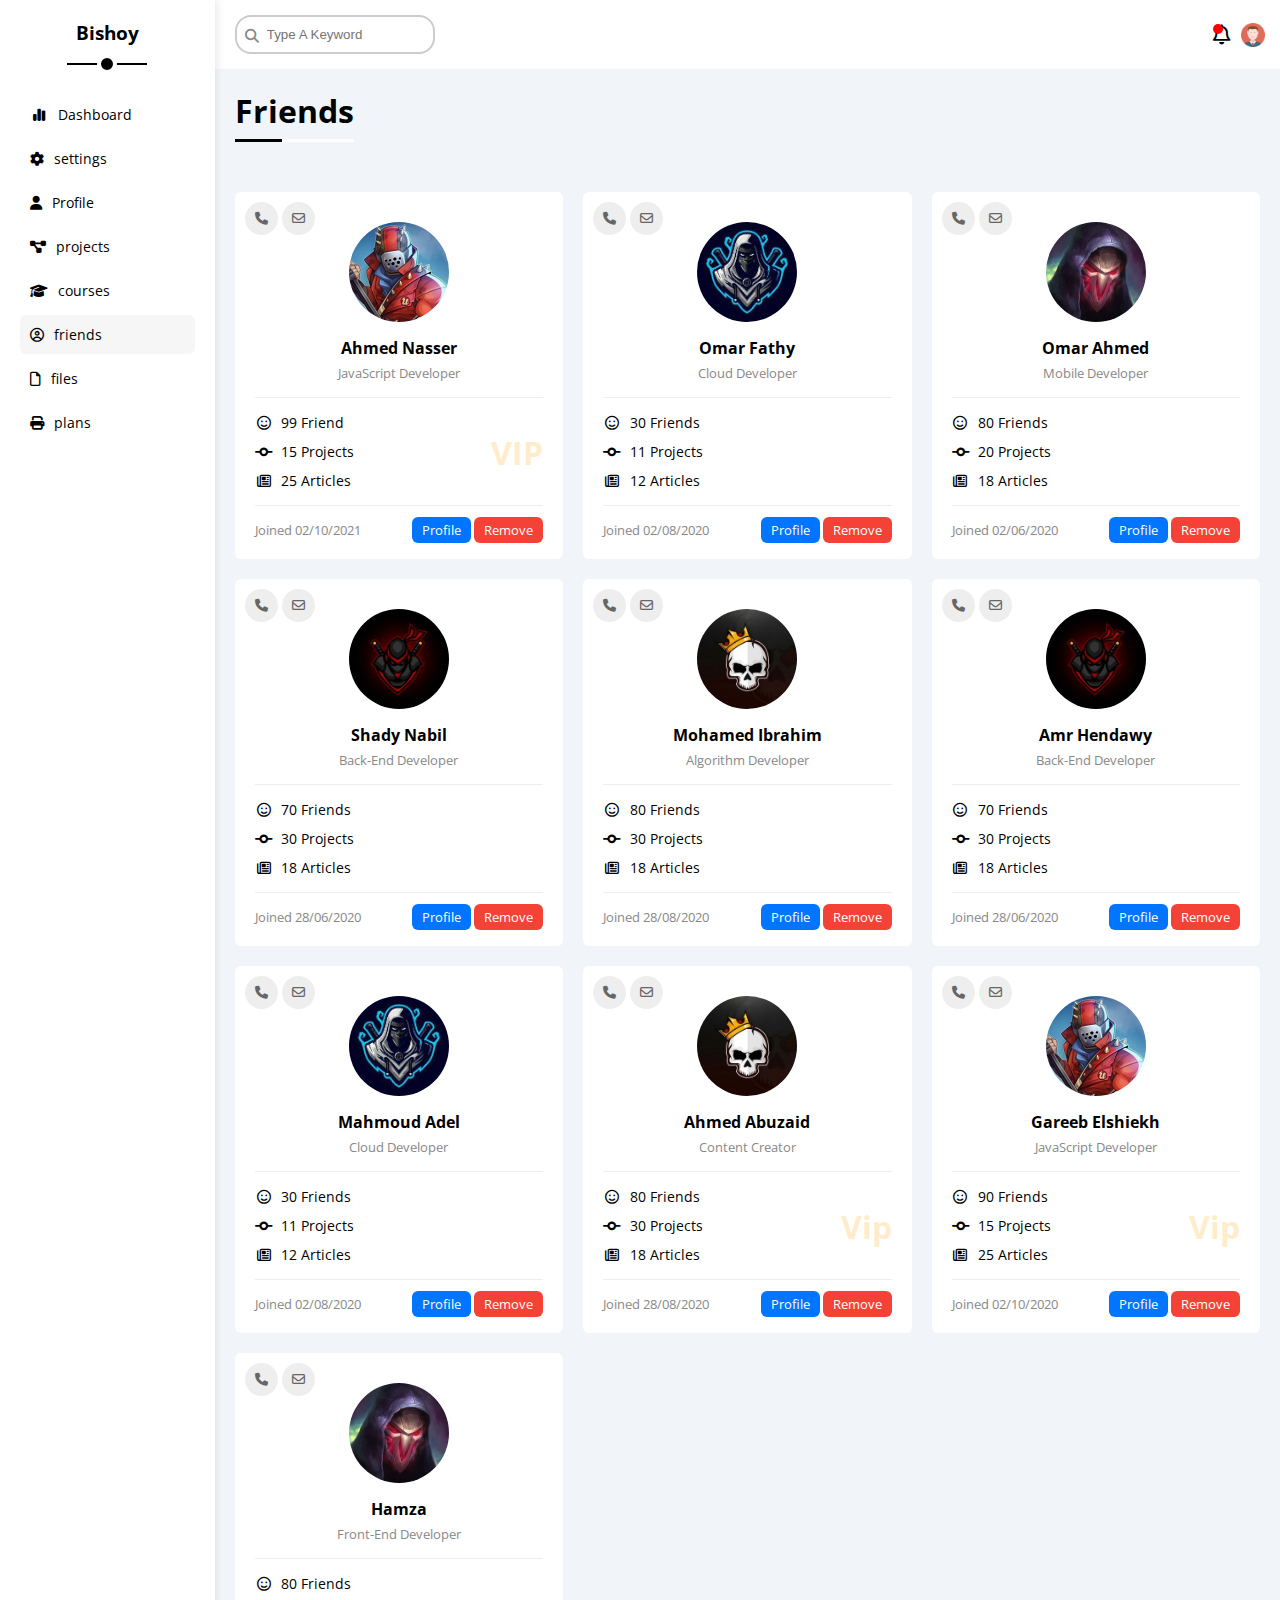
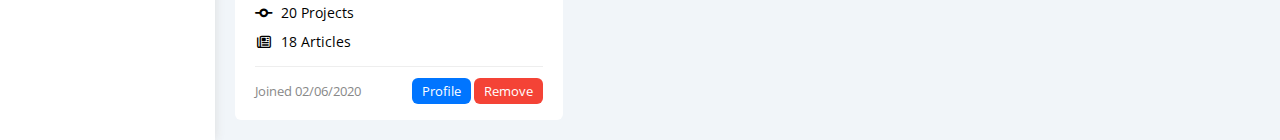
<file: friends.html>
<!DOCTYPE html>
<html lang="en">
  <head>
    <meta charset="UTF-8" />
    <meta http-equiv="X-UA-Compatible" content="IE=edge" />
    <meta name="viewport" content="width=device-width, initial-scale=1.0" />
    <title>Friends</title>
    <link rel="stylesheet" href="css/all.min.css" />
    <link rel="stylesheet" href="css/framework.css" />
    <link rel="stylesheet" href="css/master.css" />
    <link rel="preconnect" href="https://fonts.googleapis.com" />
    <link rel="preconnect" href="https://fonts.gstatic.com" crossorigin />
    <link href="https://fonts.googleapis.com/css2?family=Open+Sans:wght@300;500&display=swap" rel="stylesheet" />
  </head>
  <body>
    <div class="page d-flex">
      <div class="sidebar bg-white p-20 p-relative">
        <h3 class="p-relative txt-c mt-0">Bishoy</h3>
        <ul>
            <li>
                <a class=" d-flex align-center c-black fs-14 rad-6 p-10" href="index.html">
                    <i class="fa-solid fa-chart-simple fa-fw"></i>
                    <span>Dashboard</span>
                </a>
            </li>
            <li>
                <a class=" d-flex align-center c-black fs-14 rad-6 p-10" href="settings.html">
                    <i class="fa-solid fa-gear"></i>
                    <span>settings</span>
                </a>
            </li>
            <li>
                <a class=" d-flex align-center c-black fs-14 rad-6 p-10" href="profile.html">
                    <i class="fa-solid fa-user"></i>
                    <span>Profile</span>
                </a>
            </li>
            <li>
                <a class=" d-flex align-center c-black fs-14 rad-6 p-10" href="Projects.html">
                    <i class="fa-solid fa-diagram-project"></i>
                    <span>projects</span>
                </a>
            </li>
            <li>
                <a class=" d-flex align-center c-black fs-14 rad-6 p-10" href="courses.html">
                    <i class="fa-solid fa-graduation-cap"></i>
                    <span>courses</span>
                </a>
            </li>
            <li>
                <a class="active d-flex align-center c-black fs-14 rad-6 p-10" href="friends.html">
                    <i class="fa-regular fa-circle-user"></i>
                    <span>friends</span>
                </a>
            </li>
            <li>
                <a class=" d-flex align-center c-black fs-14 rad-6 p-10" href="files.html">
                    <i class="fa-regular fa-file"></i>
                    <span>files</span>
                </a>
            </li>
            <li>
                <a class=" d-flex align-center c-black fs-14 rad-6 p-10" href="plans.html">
                    <i class="fa-solid fa-print"></i>
                    <span>plans</span>
                </a>
            </li>
        </ul>
      </div>
      <div class="content w-full">
        <!-- Start Head -->
        <div class="head bg-white p-15 between-flex">
          <div class="search p-relative">
            <input class="p-10" type="search" placeholder="Type A Keyword" />
          </div>
          <div class="icons d-flex align-center">
            <span class="notification p-relative">
              <i class="fa-regular fa-bell fa-lg"></i>
            </span>
            <img src="imgs/avatar.png" alt="" />
          </div>
        </div>
        <!-- End Head -->
        <h1 class="p-relative">Friends</h1>
        <div class="friends-page d-grid m-20 gap-20">
          <div class="friend bg-white rad-6 p-20 p-relative">
            <div class="contact">
              <i class="fa-solid fa-phone"></i>
              <i class="fa-regular fa-envelope"></i>
            </div>
            <div class="txt-c">
              <img class="rad-half mt-10 mb-10 w-100 h-100" src="imgs/friend-01.jpg" alt="" />
              <h4 class="m-0">Ahmed Nasser</h4>
              <p class="c-grey fs-13 mt-5 mb-0">JavaScript Developer</p>
            </div>
            <div class="icons fs-14 p-relative">
              <div class="mb-10">
                <i class="fa-regular fa-face-smile fa-fw"></i>
                <span>99 Friend</span>
              </div>
              <div class="mb-10">
                <i class="fa-solid fa-code-commit fa-fw"></i>
                <span>15 Projects</span>
              </div>
              <div>
                <i class="fa-regular fa-newspaper fa-fw"></i>
                <span>25 Articles</span>
              </div>
              <span class="vip fw-bold c-orange">VIP</span>
            </div>
            <div class="info between-flex fs-13">
              <span class="c-grey">Joined 02/10/2021</span>
              <div>
                <a class="bg-blue c-white btn-shape" href="profile.html">Profile</a>
                <a class="bg-red c-white btn-shape" href="#">Remove</a>
              </div>
            </div>
          </div>
          <div class="friend bg-white rad-6 p-20 p-relative">
            <div class="contact">
              <i class="fa-solid fa-phone"></i>
              <i class="fa-regular fa-envelope"></i>
            </div>
            <div class="txt-c">
              <img class="rad-half mt-10 mb-10 w-100 h-100" src="imgs/friend-02.jpg" alt="" />
              <h4 class="m-0">Omar Fathy</h4>
              <p class="c-grey fs-13 mt-5 mb-0">Cloud Developer</p>
            </div>
            <div class="icons fs-14 p-relative">
              <div class="mb-10">
                <i class="fa-regular fa-face-smile fa-fw"></i>
                <span>30 Friends</span>
              </div>
              <div class="mb-10">
                <i class="fa-solid fa-code-commit fa-fw"></i>
                <span>11 Projects</span>
              </div>
              <div>
                <i class="fa-regular fa-newspaper fa-fw"></i>
                <span>12 Articles</span>
              </div>
            </div>
            <div class="info between-flex fs-13">
              <span class="c-grey">Joined 02/08/2020</span>
              <div>
                <a class="bg-blue c-white btn-shape" href="profile.html">Profile</a>
                <a class="bg-red c-white btn-shape" href="">Remove</a>
              </div>
            </div>
          </div>
          <div class="friend bg-white rad-6 p-20 p-relative">
            <div class="contact">
              <i class="fa-solid fa-phone"></i>
              <i class="fa-regular fa-envelope"></i>
            </div>
            <div class="txt-c">
              <img class="rad-half mt-10 mb-10 w-100 h-100" src="imgs/friend-03.jpg" alt="" />
              <h4 class="m-0">Omar Ahmed</h4>
              <p class="c-grey fs-13 mt-5 mb-0">Mobile Developer</p>
            </div>
            <div class="icons fs-14 p-relative">
              <div class="mb-10">
                <i class="fa-regular fa-face-smile fa-fw"></i>
                <span>80 Friends</span>
              </div>
              <div class="mb-10">
                <i class="fa-solid fa-code-commit fa-fw"></i>
                <span>20 Projects</span>
              </div>
              <div>
                <i class="fa-regular fa-newspaper fa-fw"></i>
                <span>18 Articles</span>
              </div>
            </div>
            <div class="info between-flex fs-13">
              <span class="c-grey">Joined 02/06/2020</span>
              <div>
                <a class="bg-blue c-white btn-shape" href="profile.html">Profile</a>
                <a class="bg-red c-white btn-shape" href="">Remove</a>
              </div>
            </div>
          </div>
          <div class="friend bg-white rad-6 p-20 p-relative">
            <div class="contact">
              <i class="fa-solid fa-phone"></i>
              <i class="fa-regular fa-envelope"></i>
            </div>
            <div class="txt-c">
              <img class="rad-half mt-10 mb-10 w-100 h-100" src="imgs/friend-04.jpg" alt="" />
              <h4 class="m-0">Shady Nabil</h4>
              <p class="c-grey fs-13 mt-5 mb-0">Back-End Developer</p>
            </div>
            <div class="icons fs-14 p-relative">
              <div class="mb-10">
                <i class="fa-regular fa-face-smile fa-fw"></i>
                <span>70 Friends</span>
              </div>
              <div class="mb-10">
                <i class="fa-solid fa-code-commit fa-fw"></i>
                <span>30 Projects</span>
              </div>
              <div>
                <i class="fa-regular fa-newspaper fa-fw"></i>
                <span>18 Articles</span>
              </div>
            </div>
            <div class="info between-flex fs-13">
              <span class="c-grey">Joined 28/06/2020</span>
              <div>
                <a class="bg-blue c-white btn-shape" href="profile.html">Profile</a>
                <a class="bg-red c-white btn-shape" href="">Remove</a>
              </div>
            </div>
          </div>
          <div class="friend bg-white rad-6 p-20 p-relative">
            <div class="contact">
              <i class="fa-solid fa-phone"></i>
              <i class="fa-regular fa-envelope"></i>
            </div>
            <div class="txt-c">
              <img class="rad-half mt-10 mb-10 w-100 h-100" src="imgs/friend-05.jpg" alt="" />
              <h4 class="m-0">Mohamed Ibrahim</h4>
              <p class="c-grey fs-13 mt-5 mb-0">Algorithm Developer</p>
            </div>
            <div class="icons fs-14 p-relative">
              <div class="mb-10">
                <i class="fa-regular fa-face-smile fa-fw"></i>
                <span>80 Friends</span>
              </div>
              <div class="mb-10">
                <i class="fa-solid fa-code-commit fa-fw"></i>
                <span>30 Projects</span>
              </div>
              <div>
                <i class="fa-regular fa-newspaper fa-fw"></i>
                <span>18 Articles</span>
              </div>
            </div>
            <div class="info between-flex fs-13">
              <span class="c-grey">Joined 28/08/2020</span>
              <div>
                <a class="bg-blue c-white btn-shape" href="profile.html">Profile</a>
                <a class="bg-red c-white btn-shape" href="">Remove</a>
              </div>
            </div>
          </div>
          <div class="friend bg-white rad-6 p-20 p-relative">
            <div class="contact">
              <i class="fa-solid fa-phone"></i>
              <i class="fa-regular fa-envelope"></i>
            </div>
            <div class="txt-c">
              <img class="rad-half mt-10 mb-10 w-100 h-100" src="imgs/friend-04.jpg" alt="" />
              <h4 class="m-0">Amr Hendawy</h4>
              <p class="c-grey fs-13 mt-5 mb-0">Back-End Developer</p>
            </div>
            <div class="icons fs-14 p-relative">
              <div class="mb-10">
                <i class="fa-regular fa-face-smile fa-fw"></i>
                <span>70 Friends</span>
              </div>
              <div class="mb-10">
                <i class="fa-solid fa-code-commit fa-fw"></i>
                <span>30 Projects</span>
              </div>
              <div>
                <i class="fa-regular fa-newspaper fa-fw"></i>
                <span>18 Articles</span>
              </div>
            </div>
            <div class="info between-flex fs-13">
              <span class="c-grey">Joined 28/06/2020</span>
              <div>
                <a class="bg-blue c-white btn-shape" href="profile.html">Profile</a>
                <a class="bg-red c-white btn-shape" href="">Remove</a>
              </div>
            </div>
          </div>
          <div class="friend bg-white rad-6 p-20 p-relative">
            <div class="contact">
              <i class="fa-solid fa-phone"></i>
              <i class="fa-regular fa-envelope"></i>
            </div>
            <div class="txt-c">
              <img class="rad-half mt-10 mb-10 w-100 h-100" src="imgs/friend-02.jpg" alt="" />
              <h4 class="m-0">Mahmoud Adel</h4>
              <p class="c-grey fs-13 mt-5 mb-0">Cloud Developer</p>
            </div>
            <div class="icons fs-14 p-relative">
              <div class="mb-10">
                <i class="fa-regular fa-face-smile fa-fw"></i>
                <span>30 Friends</span>
              </div>
              <div class="mb-10">
                <i class="fa-solid fa-code-commit fa-fw"></i>
                <span>11 Projects</span>
              </div>
              <div>
                <i class="fa-regular fa-newspaper fa-fw"></i>
                <span>12 Articles</span>
              </div>
            </div>
            <div class="info between-flex fs-13">
              <span class="c-grey">Joined 02/08/2020</span>
              <div>
                <a class="bg-blue c-white btn-shape" href="profile.html">Profile</a>
                <a class="bg-red c-white btn-shape" href="">Remove</a>
              </div>
            </div>
          </div>
          <div class="friend bg-white rad-6 p-20 p-relative">
            <div class="contact">
              <i class="fa-solid fa-phone"></i>
              <i class="fa-regular fa-envelope"></i>
            </div>
            <div class="txt-c">
              <img class="rad-half mt-10 mb-10 w-100 h-100" src="imgs/friend-05.jpg" alt="" />
              <h4 class="m-0">Ahmed Abuzaid</h4>
              <p class="c-grey fs-13 mt-5 mb-0">Content Creator</p>
            </div>
            <div class="icons fs-14 p-relative">
              <div class="mb-10">
                <i class="fa-regular fa-face-smile fa-fw"></i>
                <span>80 Friends</span>
              </div>
              <div class="mb-10">
                <i class="fa-solid fa-code-commit fa-fw"></i>
                <span>30 Projects</span>
              </div>
              <div>
                <i class="fa-regular fa-newspaper fa-fw"></i>
                <span>18 Articles</span>
              </div>
              <span class="vip fw-bold c-orange">Vip</span>
            </div>
            <div class="info between-flex fs-13">
              <span class="c-grey">Joined 28/08/2020</span>
              <div>
                <a class="bg-blue c-white btn-shape" href="profile.html">Profile</a>
                <a class="bg-red c-white btn-shape" href="">Remove</a>
              </div>
            </div>
          </div>
          <div class="friend bg-white rad-6 p-20 p-relative">
            <div class="contact">
              <i class="fa-solid fa-phone"></i>
              <i class="fa-regular fa-envelope"></i>
            </div>
            <div class="txt-c">
              <img class="rad-half mt-10 mb-10 w-100 h-100" src="imgs/friend-01.jpg" alt="" />
              <h4 class="m-0">Gareeb Elshiekh</h4>
              <p class="c-grey fs-13 mt-5 mb-0">JavaScript Developer</p>
            </div>
            <div class="icons fs-14 p-relative">
              <div class="mb-10">
                <i class="fa-regular fa-face-smile fa-fw"></i>
                <span>90 Friends</span>
              </div>
              <div class="mb-10">
                <i class="fa-solid fa-code-commit fa-fw"></i>
                <span>15 Projects</span>
              </div>
              <div>
                <i class="fa-regular fa-newspaper fa-fw"></i>
                <span>25 Articles</span>
              </div>
              <span class="vip fw-bold c-orange">Vip</span>
            </div>
            <div class="info between-flex fs-13">
              <span class="c-grey">Joined 02/10/2020</span>
              <div>
                <a class="bg-blue c-white btn-shape" href="profile.html">Profile</a>
                <a class="bg-red c-white btn-shape" href="">Remove</a>
              </div>
            </div>
          </div>
          <div class="friend bg-white rad-6 p-20 p-relative">
            <div class="contact">
              <i class="fa-solid fa-phone"></i>
              <i class="fa-regular fa-envelope"></i>
            </div>
            <div class="txt-c">
              <img class="rad-half mt-10 mb-10 w-100 h-100" src="imgs/friend-03.jpg" alt="" />
              <h4 class="m-0">Hamza</h4>
              <p class="c-grey fs-13 mt-5 mb-0">Front-End Developer</p>
            </div>
            <div class="icons fs-14 p-relative">
              <div class="mb-10">
                <i class="fa-regular fa-face-smile fa-fw"></i>
                <span>80 Friends</span>
              </div>
              <div class="mb-10">
                <i class="fa-solid fa-code-commit fa-fw"></i>
                <span>20 Projects</span>
              </div>
              <div>
                <i class="fa-regular fa-newspaper fa-fw"></i>
                <span>18 Articles</span>
              </div>
            </div>
            <div class="info between-flex fs-13">
              <span class="c-grey">Joined 02/06/2020</span>
              <div>
                <a class="bg-blue c-white btn-shape" href="profile.html">Profile</a>
                <a class="bg-red c-white btn-shape" href="">Remove</a>
              </div>
            </div>
          </div>
        </div>
      </div>
    </div>
  </body>
</file>
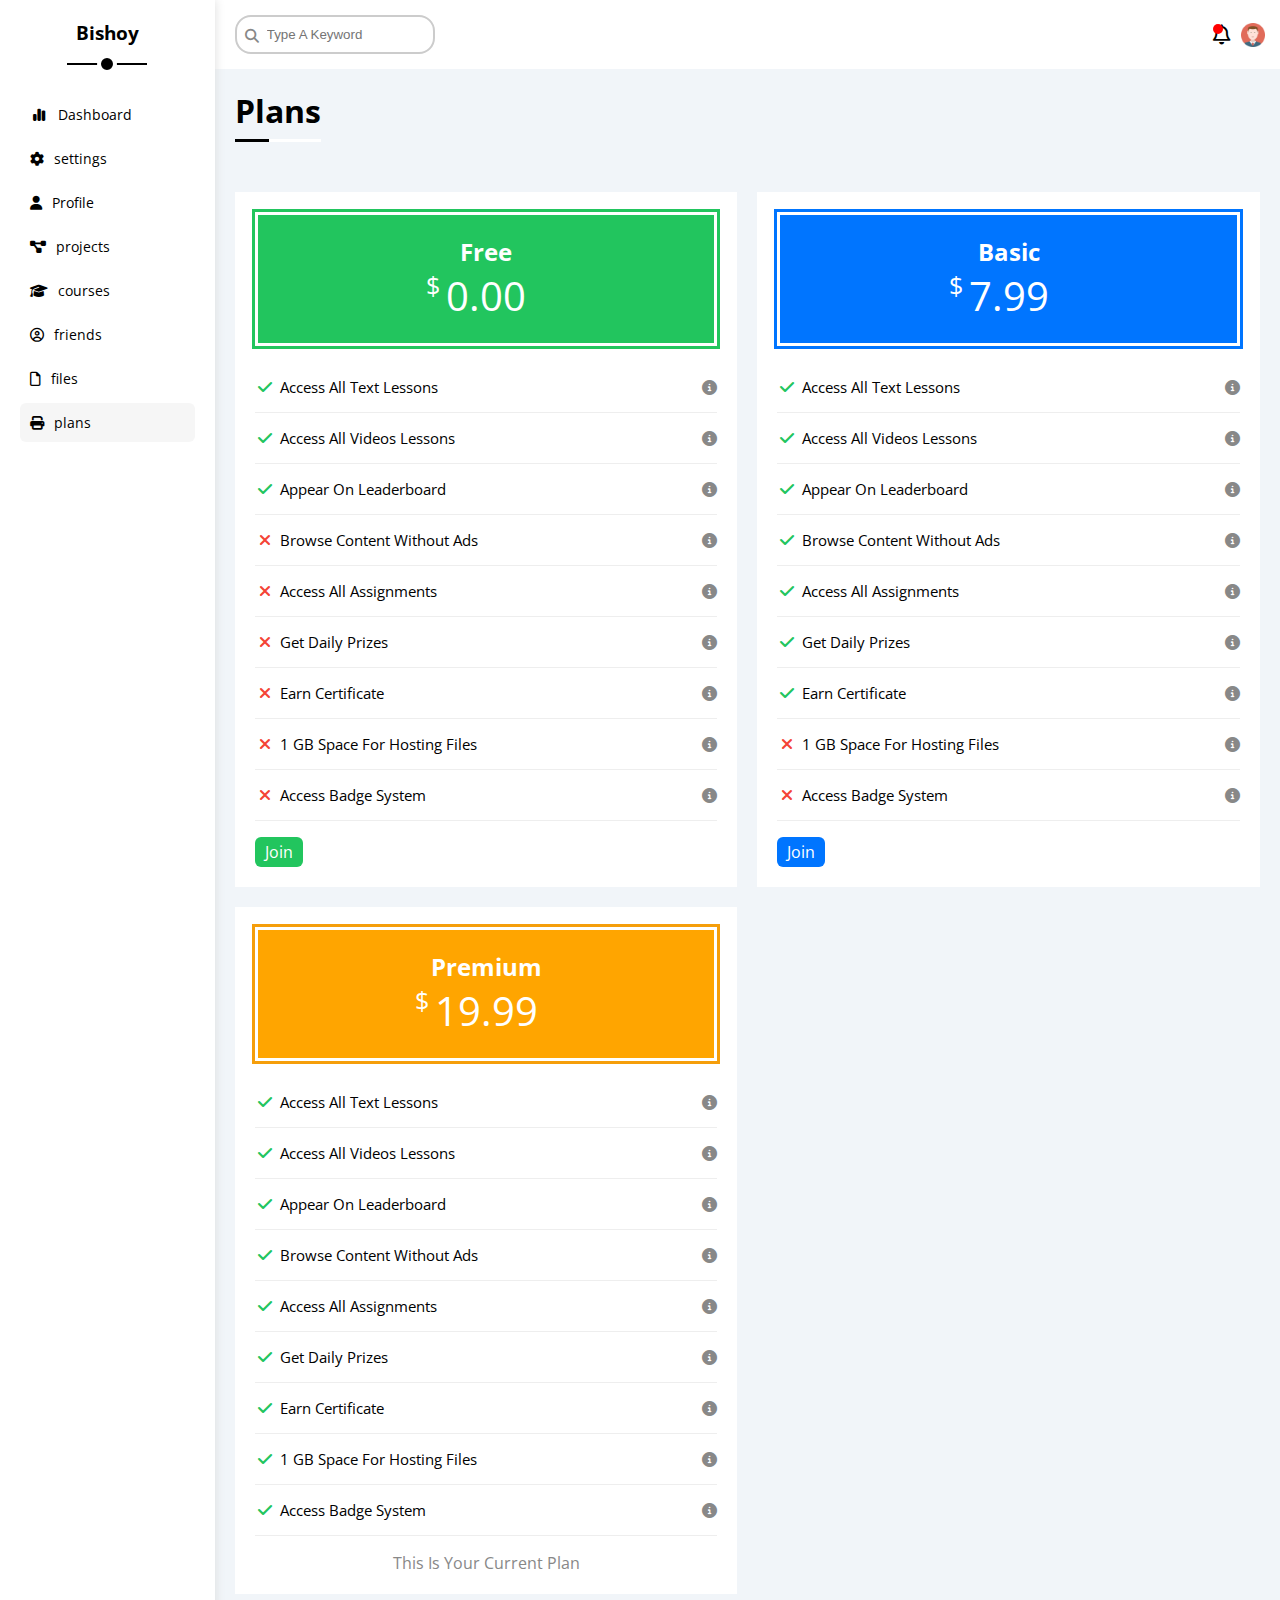
<file: plans.html>
<!DOCTYPE html>
<html lang="en">
  <head>
    <meta charset="UTF-8" />
    <meta http-equiv="X-UA-Compatible" content="IE=edge" />
    <meta name="viewport" content="width=device-width, initial-scale=1.0" />
    <title>Plans</title>
    <link rel="stylesheet" href="css/all.min.css" />
    <link rel="stylesheet" href="css/framework.css" />
    <link rel="stylesheet" href="css/master.css" />
    <link rel="preconnect" href="https://fonts.googleapis.com" />
    <link rel="preconnect" href="https://fonts.gstatic.com" crossorigin />
    <link href="https://fonts.googleapis.com/css2?family=Open+Sans:wght@300;500&display=swap" rel="stylesheet" />
  </head>
  <body>
    <div class="page d-flex">
      <div class="sidebar bg-white p-20 p-relative">
        <h3 class="p-relative txt-c mt-0">Bishoy</h3>
        <ul>
            <li>
                <a class=" d-flex align-center c-black fs-14 rad-6 p-10" href="index.html">
                    <i class="fa-solid fa-chart-simple fa-fw"></i>
                    <span>Dashboard</span>
                </a>
            </li>
            <li>
                <a class=" d-flex align-center c-black fs-14 rad-6 p-10" href="settings.html">
                    <i class="fa-solid fa-gear"></i>
                    <span>settings</span>
                </a>
            </li>
            <li>
                <a class=" d-flex align-center c-black fs-14 rad-6 p-10" href="profile.html">
                    <i class="fa-solid fa-user"></i>
                    <span>Profile</span>
                </a>
            </li>
            <li>
                <a class=" d-flex align-center c-black fs-14 rad-6 p-10" href="Projects.html">
                    <i class="fa-solid fa-diagram-project"></i>
                    <span>projects</span>
                </a>
            </li>
            <li>
                <a class=" d-flex align-center c-black fs-14 rad-6 p-10" href="courses.html">
                    <i class="fa-solid fa-graduation-cap"></i>
                    <span>courses</span>
                </a>
            </li>
            <li>
                <a class=" d-flex align-center c-black fs-14 rad-6 p-10" href="friends.html">
                    <i class="fa-regular fa-circle-user"></i>
                    <span>friends</span>
                </a>
            </li>
            <li>
                <a class=" d-flex align-center c-black fs-14 rad-6 p-10" href="files.html">
                    <i class="fa-regular fa-file"></i>
                    <span>files</span>
                </a>
            </li>
            <li>
                <a class="active d-flex align-center c-black fs-14 rad-6 p-10" href="plans.html">
                    <i class="fa-solid fa-print"></i>
                    <span>plans</span>
                </a>
            </li>
        </ul>
      </div>
      <div class="content w-full">
        <!-- Start Head -->
        <div class="head bg-white p-15 between-flex">
          <div class="search p-relative">
            <input class="p-10" type="search" placeholder="Type A Keyword" />
          </div>
          <div class="icons d-flex align-center">
            <span class="notification p-relative">
              <i class="fa-regular fa-bell fa-lg"></i>
            </span>
            <img src="imgs/avatar.png" alt="" />
          </div>
        </div>
        <!-- End Head -->
        <h1 class="p-relative">Plans</h1>
        <div class="plans-page d-grid m-20 gap-20">
          <div class="plan green bg-white p-20">
            <div class="top bg-green txt-c p-20">
              <h2 class="m-0 c-white">Free</h2>
              <div class="price c-white"><span>$</span>0.00</div>
            </div>
            <ul>
              <li>
                <i class="fa-solid fa-check fa-fw yes"></i>
                <span>Access All Text Lessons</span>
                <i class="fa-solid fa-circle-info help"></i>
              </li>
              <li>
                <i class="fa-solid fa-check fa-fw yes"></i>
                <span>Access All Videos Lessons</span>
                <i class="fa-solid fa-circle-info help"></i>
              </li>
              <li>
                <i class="fa-solid fa-check fa-fw yes"></i>
                <span>Appear On Leaderboard</span>
                <i class="fa-solid fa-circle-info help"></i>
              </li>
              <li>
                <i class="fa-solid fa-xmark fa-fw"></i>
                <span>Browse Content Without Ads</span>
                <i class="fa-solid fa-circle-info help"></i>
              </li>
              <li>
                <i class="fa-solid fa-xmark fa-fw"></i>
                <span>Access All Assignments</span>
                <i class="fa-solid fa-circle-info help"></i>
              </li>
              <li>
                <i class="fa-solid fa-xmark fa-fw"></i>
                <span>Get Daily Prizes</span>
                <i class="fa-solid fa-circle-info help"></i>
              </li>
              <li>
                <i class="fa-solid fa-xmark fa-fw"></i>
                <span>Earn Certificate</span>
                <i class="fa-solid fa-circle-info help"></i>
              </li>
              <li>
                <i class="fa-solid fa-xmark fa-fw"></i>
                <span>1 GB Space For Hosting Files</span>
                <i class="fa-solid fa-circle-info help"></i>
              </li>
              <li>
                <i class="fa-solid fa-xmark fa-fw"></i>
                <span>Access Badge System</span>
                <i class="fa-solid fa-circle-info help"></i>
              </li>
            </ul>
            <a href="#" class="btn-shape bg-green c-white d-block w-fit">Join</a>
          </div>
          <!-- Start Plan -->
          <div class="plan blue bg-white p-20">
            <div class="top bg-blue txt-c p-20">
              <h2 class="m-0 c-white">Basic</h2>
              <div class="price c-white"><span>$</span>7.99</div>
            </div>
            <ul class="list-none p-0">
              <li>
                <i class="fa-solid fa-check fa-fw yes"></i>
                <span>Access All Text Lessons</span>
                <i class="fa-solid fa-circle-info help"></i>
              </li>
              <li>
                <i class="fa-solid fa-check fa-fw yes"></i>
                <span>Access All Videos Lessons</span>
                <i class="fa-solid fa-circle-info help"></i>
              </li>
              <li>
                <i class="fa-solid fa-check fa-fw yes"></i>
                <span>Appear On Leaderboard</span>
                <i class="fa-solid fa-circle-info help"></i>
              </li>
              <li>
                <i class="fa-solid fa-check fa-fw yes"></i>
                <span>Browse Content Without Ads</span>
                <i class="fa-solid fa-circle-info help"></i>
              </li>
              <li>
                <i class="fa-solid fa-check fa-fw yes"></i>
                <span>Access All Assignments</span>
                <i class="fa-solid fa-circle-info help"></i>
              </li>
              <li>
                <i class="fa-solid fa-check fa-fw yes"></i>
                <span>Get Daily Prizes</span>
                <i class="fa-solid fa-circle-info help"></i>
              </li>
              <li>
                <i class="fa-solid fa-check fa-fw yes"></i>
                <span>Earn Certificate</span>
                <i class="fa-solid fa-circle-info help"></i>
              </li>
              <li>
                <i class="fa-solid fa-xmark fa-fw"></i>
                <span>1 GB Space For Hosting Files</span>
                <i class="fa-solid fa-circle-info help"></i>
              </li>
              <li>
                <i class="fa-solid fa-xmark fa-fw"></i>
                <span>Access Badge System</span>
                <i class="fa-solid fa-circle-info help"></i>
              </li>
            </ul>
            <a href="#" class="btn-shape bg-blue c-white d-block w-fit">Join</a>
          </div>
          <!-- End Plan -->
          <!-- Start Plan -->
          <div class="plan orange bg-white p-20">
            <div class="top bg-orange txt-c p-20">
              <h2 class="m-0 c-white">Premium</h2>
              <div class="price c-white"><span>$</span>19.99</div>
            </div>
            <ul class="list-none p-0">
              <li>
                <i class="fa-solid fa-check fa-fw yes"></i>
                <span>Access All Text Lessons</span>
                <i class="fa-solid fa-circle-info help"></i>
              </li>
              <li>
                <i class="fa-solid fa-check fa-fw yes"></i>
                <span>Access All Videos Lessons</span>
                <i class="fa-solid fa-circle-info help"></i>
              </li>
              <li>
                <i class="fa-solid fa-check fa-fw yes"></i>
                <span>Appear On Leaderboard</span>
                <i class="fa-solid fa-circle-info help"></i>
              </li>
              <li>
                <i class="fa-solid fa-check fa-fw yes"></i>
                <span>Browse Content Without Ads</span>
                <i class="fa-solid fa-circle-info help"></i>
              </li>
              <li>
                <i class="fa-solid fa-check fa-fw yes"></i>
                <span>Access All Assignments</span>
                <i class="fa-solid fa-circle-info help"></i>
              </li>
              <li>
                <i class="fa-solid fa-check fa-fw yes"></i>
                <span>Get Daily Prizes</span>
                <i class="fa-solid fa-circle-info help"></i>
              </li>
              <li>
                <i class="fa-solid fa-check fa-fw yes"></i>
                <span>Earn Certificate</span>
                <i class="fa-solid fa-circle-info help"></i>
              </li>
              <li>
                <i class="fa-solid fa-check fa-fw yes"></i>
                <span>1 GB Space For Hosting Files</span>
                <i class="fa-solid fa-circle-info help"></i>
              </li>
              <li>
                <i class="fa-solid fa-check fa-fw yes"></i>
                <span>Access Badge System</span>
                <i class="fa-solid fa-circle-info help"></i>
              </li>
            </ul>
            <p class="c-grey m-0 txt-c">This Is Your Current Plan</p>
          </div>
          <!-- End Plan -->
        </div>
      </div>
    </div>
  </body>
</html>
</file>
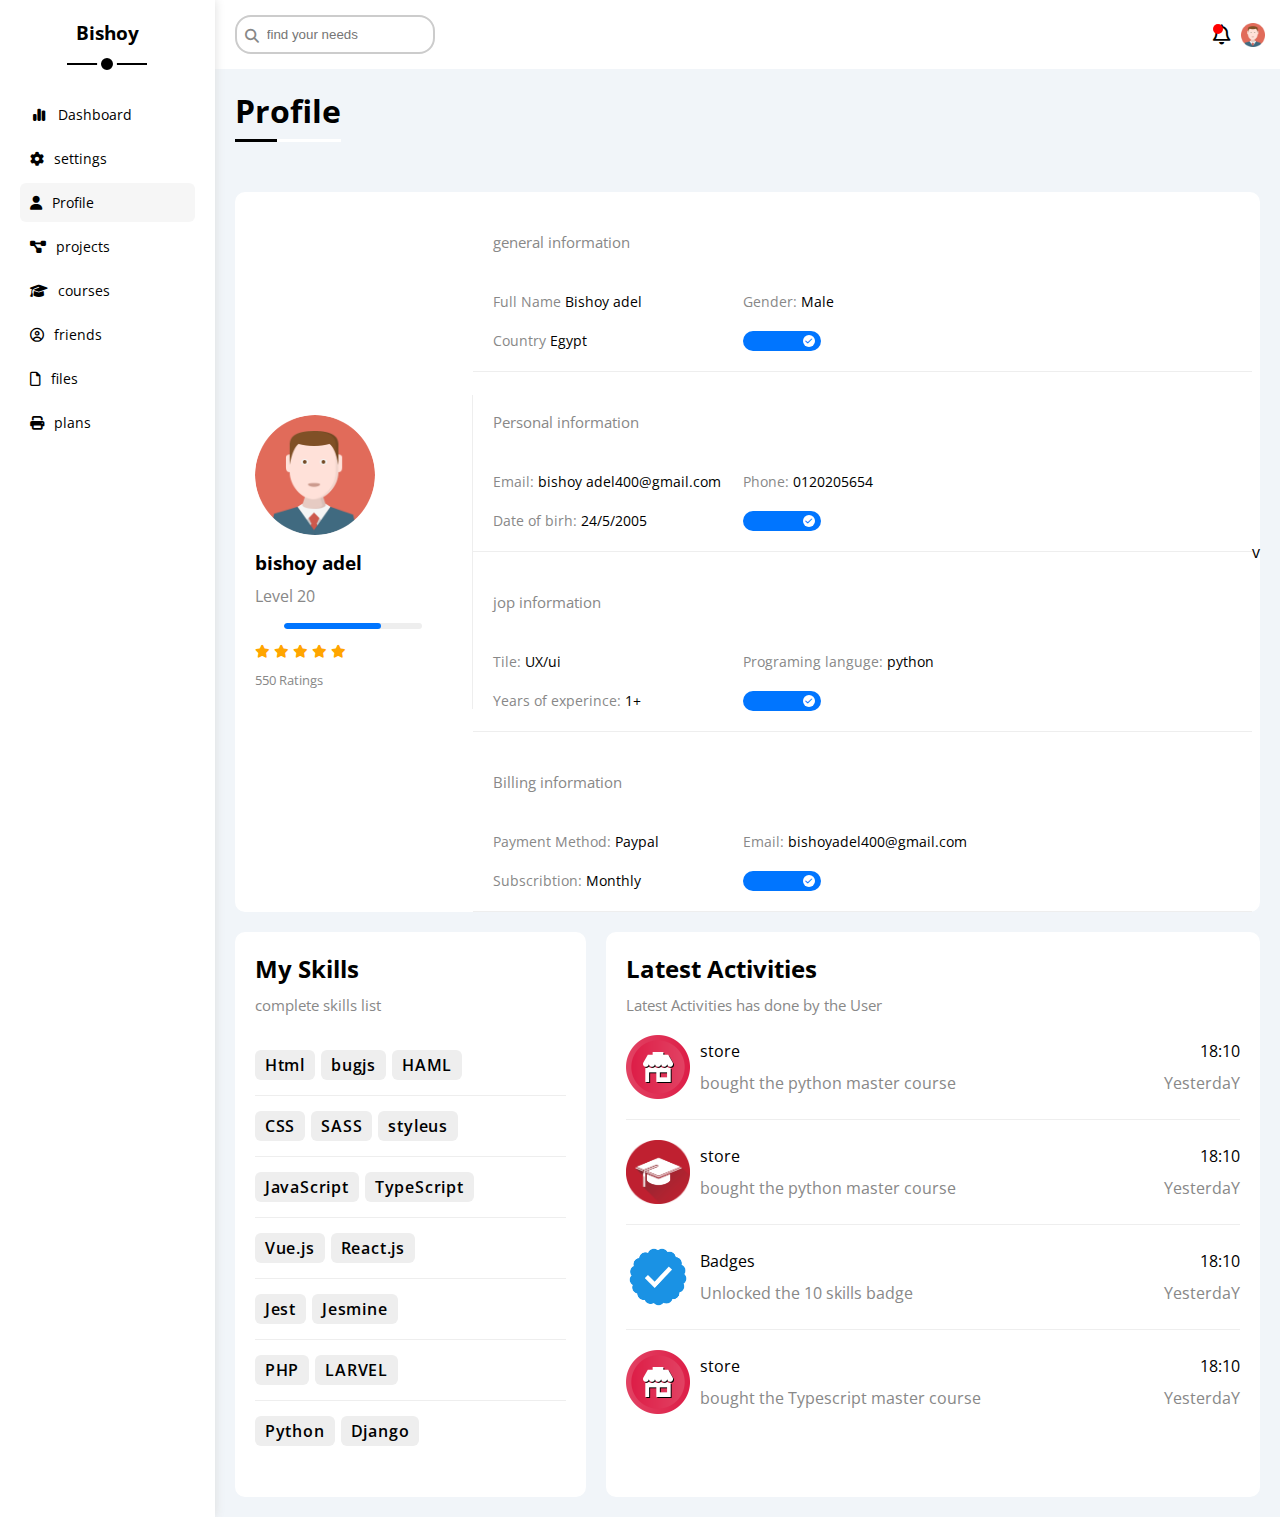
<file: profile.html>
<!DOCTYPE html>
<html lang="en">
<head>
    <meta charset="UTF-8">
    <meta name="viewport" content="width=device-width, initial-scale=1.0">
    <link rel="stylesheet" href="css/all.min.css">
    <link rel="stylesheet" href="css/master.css">
    <link rel="stylesheet" href="css/framework.css">
    <link rel="preconnect" href="https://fonts.googleapis.com" />
    <link rel="preconnect" href="https://fonts.gstatic.com" crossorigin />
    <link href="https://fonts.googleapis.com/css2?family=Open+Sans:wght@300;500&display=swap" rel="stylesheet" />
    <title>Profile</title>
</head>
<body>
<div class="page d-flex"> 
    <div class="sidebar bg-white p-20 p-relative">
        <h3 class="p-relative tex-c mt-0">Bishoy</h3>
        <ul>
            <li>
                <a class=" d-flex align-center c-black fs-14 rad-6 p-10" href="index.html">
                    <i class="fa-solid fa-chart-simple fa-fw"></i>
                    <span>Dashboard</span>
                </a>
            </li>
            <li>
                <a class=" d-flex align-center c-black fs-14 rad-6 p-10" href="settings.html">
                    <i class="fa-solid fa-gear"></i>
                    <span>settings</span>
                </a>
            </li>
            <li>
                <a class="active d-flex align-center c-black fs-14 rad-6 p-10" href="profile.html">
                    <i class="fa-solid fa-user"></i>
                    <span>Profile</span>
                </a>
            </li>
            <li>
                <a class=" d-flex align-center c-black fs-14 rad-6 p-10" href="Projects.html">
                    <i class="fa-solid fa-diagram-project"></i>
                    <span>projects</span>
                </a>
            </li>
            <li>
                <a class=" d-flex align-center c-black fs-14 rad-6 p-10" href="courses.html">
                    <i class="fa-solid fa-graduation-cap"></i>
                    <span>courses</span>
                </a>
            </li>
            <li>
                <a class=" d-flex align-center c-black fs-14 rad-6 p-10" href="friends.html">
                    <i class="fa-regular fa-circle-user"></i>
                    <span>friends</span>
                </a>
            </li>
            <li>
                <a class=" d-flex align-center c-black fs-14 rad-6 p-10" href="files.html">
                    <i class="fa-regular fa-file"></i>
                    <span>files</span>
                </a>
            </li>
            <li>
                <a class=" d-flex align-center c-black fs-14 rad-6 p-10" href="plans.html">
                    <i class="fa-solid fa-print"></i>
                    <span>plans</span>
                </a>
            </li>
        </ul>
    </div>
    <div class="content w-full">
    <!-- start head -->
     <div class="head bg-white p-15 between-flex">
        <div class="search p-relative">
            <input class="p-10" type="search" placeholder="find your needs">
        </div>
        <div class="icons d-flex align-center">
            <span class="notification p-relative">
                <i class="fa-regular fa-bell fa-lg"></i>
            </span>
            <img src="imgs/avatar.png" alt="">
        </div>
     </div>
         <!-- end head -->
         <h1 class="p-relative">Profile</h1>
         <div class="profile-page m-20">
            <!-- start overview -->
            <div class="overview bg-white rad-10 d-flex align-center">
                <div class="avatar-box p-20 tex-c">
                    <img class="rad-half mb-10" src="imgs/avatar.png" alt="">
                    <h3 class="m-0">bishoy adel</h3>
                    <p class="c-grey mt-10">Level 20</p>
                    <div class="level rad-6 bg-eee p-relative">
                        <span style="width: 70%;"></span>
                    </div>
                    <div class="rating mt-10 mb-10">
                        <i class="fa-solid fa-star c-orange fs-13"></i>
                        <i class="fa-solid fa-star c-orange fs-13"></i>
                        <i class="fa-solid fa-star c-orange fs-13"></i>
                        <i class="fa-solid fa-star c-orange fs-13"></i>
                        <i class="fa-solid fa-star c-orange fs-13"></i>
                    </div>
                    <p class="fs-13 c-grey m-0">550 Ratings</p>
                </div>
                <div class="info-box w-full txt-c-mobile">
                    <!-- strt  information row -->
                     <div class="box d-flex align-center p-20">
                        <h4 class="c-grey w-full fs-15">general information</h4>
                        <div class="fs-14">
                            <span class="c-grey" >Full Name</span>
                            <span>Bishoy adel</span>
                        </div>
                        <div class="fs-14">
                            <span class="c-grey" >Gender:</span>
                            <span>Male</span>
                        </div>
                        <div class="fs-14">
                            <span class="c-grey" >Country</span>
                            <span>Egypt</span>
                        </div>
                        <div class="fs-14">
                             <label>
                                <input class="toggle-checkbox" type="checkbox" checked>
                                <div class="toggle-switch"></div>
                            </label>
                        </div>
                     </div>
                    <!-- end  information row -->
                    <!-- strt  information row -->
                    <div class="box d-flex align-center p-20">
                        <h4 class="c-grey w-full fs-15">Personal information</h4>
                        <div class="fs-14">
                            <span class="c-grey" >Email:</span>
                            <span>bishoy adel400@gmail.com</span>
                        </div>
                        <div class="fs-14">
                            <span class="c-grey" >Phone:</span>
                            <span>0120205654</span>
                        </div>
                        <div class="fs-14">
                            <span class="c-grey" >Date of birh:</span>
                            <span>24/5/2005</span>
                        </div>
                        <div class="fs-14">
                             <label>
                                <input class="toggle-checkbox" type="checkbox" checked>
                                <div class="toggle-switch"></div>
                            </label>
                        </div>
                     </div>
                    <!-- end  information row -->
                    <!-- strt  information row -->
                    <div class="box d-flex align-center p-20">
                        <h4 class="c-grey w-full fs-15">jop information</h4>
                        <div class="fs-14">
                            <span class="c-grey" >Tile:</span>
                            <span>UX/ui</span>
                        </div>
                        <div class="fs-14">
                            <span class="c-grey" >Programing languge:</span>
                            <span>python</span>
                        </div>
                        <div class="fs-14">
                            <span class="c-grey" >Years of experince:</span>
                            <span>1+</span>
                        </div>
                        <div class="fs-14">
                             <label>
                                <input class="toggle-checkbox" type="checkbox" checked>
                                <div class="toggle-switch"></div>
                            </label>
                        </div>
                     </div>
                    <!-- end  information row -->
                    <!-- strt  information row -->
                    <div class="box d-flex align-center p-20">
                        <h4 class="c-grey w-full fs-15">Billing information</h4>
                        <div class="fs-14">
                            <span class="c-grey" >Payment Method:</span>
                            <span>Paypal</span>
                        </div>
                        <div class="fs-14">
                            <span class="c-grey" >Email:</span>
                            <span>bishoyadel400@gmail.com</span>
                        </div>
                        <div class="fs-14">
                            <span class="c-grey" >Subscribtion:</span>
                            <span>Monthly</span>
                        </div>
                        <div class="fs-14">
                             <label>
                                <input class="toggle-checkbox" type="checkbox" checked>
                                <div class="toggle-switch"></div>
                            </label>
                        </div>
                     </div>
                    <!-- end  information row-->
                </div> v
            </div>
            <!-- ebd overview -->
             <!-- start other data -->
            <div class="other-data d-flex gap-20">
                <div class="skills-card p-20 bg-white rad-10 mt-20">
                    <h2 class="mt-0 mb-10">My Skills</h2>
                    <p class="mt-0 mb-20 c-grey fs-15">complete skills list</p>
                    <ul class="mt-0 txt-c-mobile">
                        <li><span>Html</span><span>bugjs</span><span>HAML</span></li>
                        <li><span>CSS</span><span>SASS</span><span>styleus</span></li>
                        <li><span>JavaScript</span><span>TypeScript</span></li>
                        <li><span>Vue.js</span><span>React.js</span></li>
                        <li><span>Jest</span><span> Jesmine</span></li>
                        <li><span>PHP</span><span>LARVEL</span></li>
                        <li><span>Python</span><span>Django</span></li>
                    </ul>
                </div>
                <div class="activities p-20 bg-white rad-10 mt-20">
                    <h2 class="mt-0 mb-10">Latest Activities</h2>
                    <p class="mt-0 mb-20 c-grey fs-15">Latest Activities has done by the User</p>
                    <div class="activity d-flex align-center txt-c-mobile">
                        <img src="imgs/activity-01.png" alt="">
                        <div class="info">
                            <span class="d-block mb-10">store</span>
                            <span class="c-grey">bought the python master course</span>
                        </div>
                        <div class="date">
                            <span class="d-block mb-10">18:10</span>
                            <span class="c-grey">YesterdaY</span>
                        </div>
                    </div>
                    <div class="activity d-flex align-center txt-c-mobile">
                        <img src="imgs/activity-02.png" alt="">
                        <div class="info">
                            <span class="d-block mb-10">store</span>
                            <span class="c-grey">bought the python master course</span>
                        </div>
                        <div class="date">
                            <span class="d-block mb-10">18:10</span>
                            <span class="c-grey">YesterdaY</span>
                        </div>
                    </div>
                    <div class="activity d-flex align-center txt-c-mobile">
                        <img src="imgs/activity-03.png" alt="">
                        <div class="info">
                            <span class="d-block mb-10">Badges</span>
                            <span class="c-grey">Unlocked the 10 skills badge</span>
                        </div>
                        <div class="date">
                            <span class="d-block mb-10">18:10</span>
                            <span class="c-grey">YesterdaY</span>
                        </div>
                    </div>
                    <div class="activity d-flex align-center txt-c-mobile">
                        <img src="imgs/activity-01.png" alt="">
                        <div class="info">
                            <span class="d-block mb-10">store</span>
                            <span class="c-grey">bought the Typescript master course</span>
                        </div>
                        <div class="date">
                            <span class="d-block mb-10">18:10</span>
                            <span class="c-grey">YesterdaY</span>
                        </div>
                    </div>
                </div>
            </div>
             <!-- end other data -->
         </div>
    </div>
</div>
</body>
</html>

<!-- <label>
    <input class="toggle-checkbox" type="checkbox" checked>
    <div class="toggle-switch"></div>
</label> -->
</file>
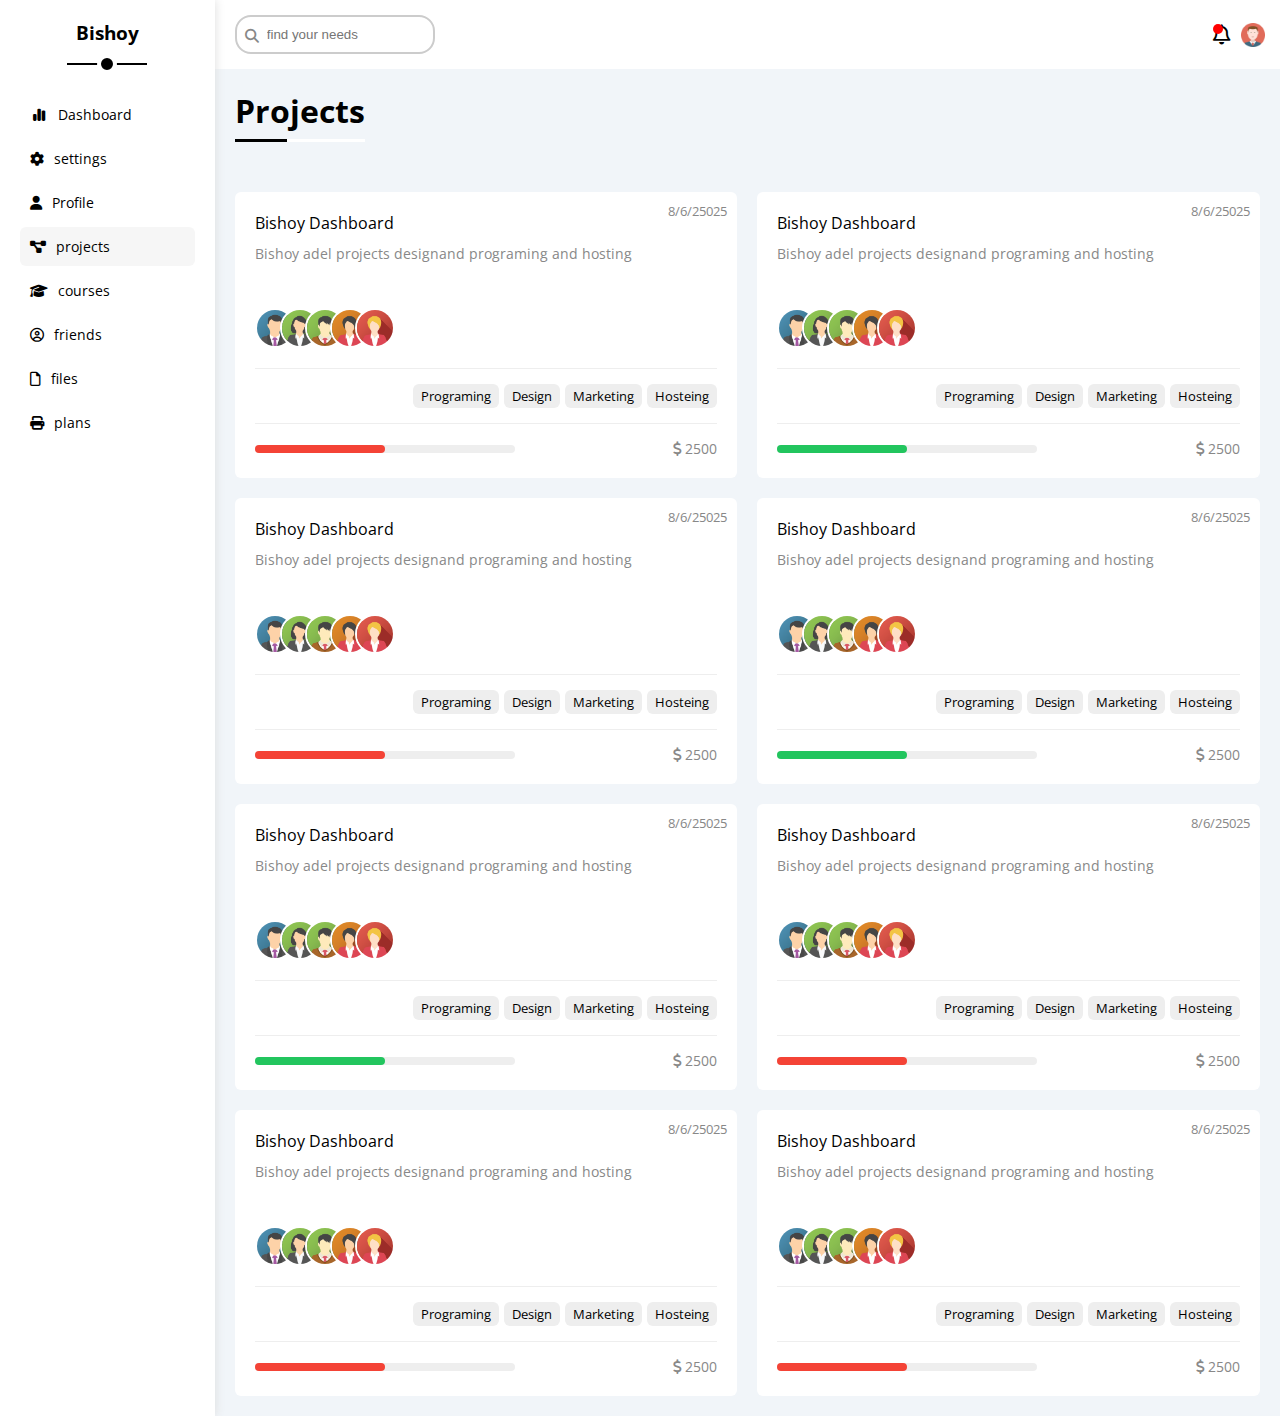
<file: Projects.html>
<!DOCTYPE html>
<html lang="en">
<head>
    <meta charset="UTF-8">
    <meta name="viewport" content="width=device-width, initial-scale=1.0">
    <link rel="stylesheet" href="css/all.min.css">
    <link rel="stylesheet" href="css/master.css">
    <link rel="stylesheet" href="css/framework.css">
    <link rel="preconnect" href="https://fonts.googleapis.com" />
    <link rel="preconnect" href="https://fonts.gstatic.com" crossorigin />
    <link href="https://fonts.googleapis.com/css2?family=Open+Sans:wght@300;500&display=swap" rel="stylesheet" />
    <title>Projects</title>
</head>
<body>
<div class="page d-flex"> 
    <div class="sidebar bg-white p-20 p-relative">
        <h3 class="p-relative tex-c mt-0">Bishoy</h3>
        <ul>
            <li>
                <a class=" d-flex align-center c-black fs-14 rad-6 p-10" href="indix.html">
                    <i class="fa-solid fa-chart-simple fa-fw"></i>
                    <span>Dashboard</span>
                </a>
            </li>
            <li>
                <a class=" d-flex align-center c-black fs-14 rad-6 p-10" href="settings.html">
                    <i class="fa-solid fa-gear"></i>
                    <span>settings</span>
                </a>
            </li>
            <li>
                <a class=" d-flex align-center c-black fs-14 rad-6 p-10" href="profile.html">
                    <i class="fa-solid fa-user"></i>
                    <span>Profile</span>
                </a>
            </li>
            <li>
                <a class="active d-flex align-center c-black fs-14 rad-6 p-10" href="Projects.html">
                    <i class="fa-solid fa-diagram-project"></i>
                    <span>projects</span>
                </a>
            </li>
            <li>
                <a class=" d-flex align-center c-black fs-14 rad-6 p-10" href="courses.html">
                    <i class="fa-solid fa-graduation-cap"></i>
                    <span>courses</span>
                </a>
            </li>
            <li>
                <a class=" d-flex align-center c-black fs-14 rad-6 p-10" href="friends.html">
                    <i class="fa-regular fa-circle-user"></i>
                    <span>friends</span>
                </a>
            </li>
            <li>
                <a class=" d-flex align-center c-black fs-14 rad-6 p-10" href="files.html">
                    <i class="fa-regular fa-file"></i>
                    <span>files</span>
                </a>
            </li>
            <li>
                <a class=" d-flex align-center c-black fs-14 rad-6 p-10" href="plans.html">
                    <i class="fa-solid fa-print"></i>
                    <span>plans</span>
                </a>
            </li>
        </ul>
    </div>
    <div class="content w-full">
    <!-- start head -->
     <div class="head bg-white p-15 between-flex">
        <div class="search p-relative">
            <input class="p-10" type="search" placeholder="find your needs">
        </div>
        <div class="icons d-flex align-center">
            <span class="notification p-relative">
                <i class="fa-regular fa-bell fa-lg"></i>
            </span>
            <img src="imgs/avatar.png" alt="">
        </div>
     </div>
         <!-- end head -->
         <h1 class="p-relative">Projects</h1>
         <div class="projects-page d-grid m-20 gap-20">
            <div class="project bg-white p-20 rad-6 p-relative">
                <span class="date fs-13 c-grey">8/6/25025</span>
                <h4 class="m-0">Bishoy Dashboard</h4>
                <p class="c-grey mt-10 mb-10 fs-14">Bishoy adel projects designand programing and hosting</p>
                <div class="team">
                    <a href="#"><img src="imgs/team-01.png" alt=""></a>
                    <a href="#"><img src="imgs/team-02.png" alt=""></a>
                    <a href="#"><img src="imgs/team-03.png" alt=""></a>
                    <a href="#"><img src="imgs/team-04.png" alt=""></a>
                    <a href="#"><img src="imgs/team-05.png" alt=""></a>
                </div>
                <div class="tags d-flex">
                    <span class="bg-eee fs-13 rad-6">Programing</span>
                    <span class="bg-eee fs-13 rad-6">Design</span>
                    <span class="bg-eee fs-13 rad-6">Marketing</span>
                    <span class="bg-eee fs-13 rad-6">Hosteing</span>
                </div>
                <div class="info between-flex">
                    <div class="prog bg-eee">
                        <span class="bg-red" style="width: 50%;"></span>
                    </div>
                    <div class="fs-14 c-grey">
                        <i class="fa-solid fa-dollar-sign"></i>
                        2500
                    </div>
                </div>
            </div>
            <div class="project bg-white p-20 rad-6 p-relative">
                <span class="date fs-13 c-grey">8/6/25025</span>
                <h4 class="m-0">Bishoy Dashboard</h4>
                <p class="c-grey mt-10 mb-10 fs-14">Bishoy adel projects designand programing and hosting</p>
                <div class="team">
                    <a href="#"><img src="imgs/team-01.png" alt=""></a>
                    <a href="#"><img src="imgs/team-02.png" alt=""></a>
                    <a href="#"><img src="imgs/team-03.png" alt=""></a>
                    <a href="#"><img src="imgs/team-04.png" alt=""></a>
                    <a href="#"><img src="imgs/team-05.png" alt=""></a>
                </div>
                <div class="tags d-flex">
                    <span class="bg-eee fs-13 rad-6">Programing</span>
                    <span class="bg-eee fs-13 rad-6">Design</span>
                    <span class="bg-eee fs-13 rad-6">Marketing</span>
                    <span class="bg-eee fs-13 rad-6">Hosteing</span>
                </div>
                <div class="info between-flex">
                    <div class="prog bg-eee">
                        <span class="bg-green" style="width: 50%;"></span>
                    </div>
                    <div class="fs-14 c-grey">
                        <i class="fa-solid fa-dollar-sign"></i>
                        2500
                    </div>
                </div>
            </div>
            <div class="project bg-white p-20 rad-6 p-relative">
                <span class="date fs-13 c-grey">8/6/25025</span>
                <h4 class="m-0">Bishoy Dashboard</h4>
                <p class="c-grey mt-10 mb-10 fs-14">Bishoy adel projects designand programing and hosting</p>
                <div class="team">
                    <a href="#"><img src="imgs/team-01.png" alt=""></a>
                    <a href="#"><img src="imgs/team-02.png" alt=""></a>
                    <a href="#"><img src="imgs/team-03.png" alt=""></a>
                    <a href="#"><img src="imgs/team-04.png" alt=""></a>
                    <a href="#"><img src="imgs/team-05.png" alt=""></a>
                </div>
                <div class="tags d-flex">
                    <span class="bg-eee fs-13 rad-6">Programing</span>
                    <span class="bg-eee fs-13 rad-6">Design</span>
                    <span class="bg-eee fs-13 rad-6">Marketing</span>
                    <span class="bg-eee fs-13 rad-6">Hosteing</span>
                </div>
                <div class="info between-flex">
                    <div class="prog bg-eee">
                        <span class="bg-red" style="width: 50%;"></span>
                    </div>
                    <div class="fs-14 c-grey">
                        <i class="fa-solid fa-dollar-sign"></i>
                        2500
                    </div>
                </div>
            </div>
            <div class="project bg-white p-20 rad-6 p-relative">
                <span class="date fs-13 c-grey">8/6/25025</span>
                <h4 class="m-0">Bishoy Dashboard</h4>
                <p class="c-grey mt-10 mb-10 fs-14">Bishoy adel projects designand programing and hosting</p>
                <div class="team">
                    <a href="#"><img src="imgs/team-01.png" alt=""></a>
                    <a href="#"><img src="imgs/team-02.png" alt=""></a>
                    <a href="#"><img src="imgs/team-03.png" alt=""></a>
                    <a href="#"><img src="imgs/team-04.png" alt=""></a>
                    <a href="#"><img src="imgs/team-05.png" alt=""></a>
                </div>
                <div class="tags d-flex">
                    <span class="bg-eee fs-13 rad-6">Programing</span>
                    <span class="bg-eee fs-13 rad-6">Design</span>
                    <span class="bg-eee fs-13 rad-6">Marketing</span>
                    <span class="bg-eee fs-13 rad-6">Hosteing</span>
                </div>
                <div class="info between-flex">
                    <div class="prog bg-eee">
                        <span class="bg-green" style="width: 50%;"></span>
                    </div>
                    <div class="fs-14 c-grey">
                        <i class="fa-solid fa-dollar-sign"></i>
                        2500
                    </div>
                </div>
            </div>
            <div class="project bg-white p-20 rad-6 p-relative">
                <span class="date fs-13 c-grey">8/6/25025</span>
                <h4 class="m-0">Bishoy Dashboard</h4>
                <p class="c-grey mt-10 mb-10 fs-14">Bishoy adel projects designand programing and hosting</p>
                <div class="team">
                    <a href="#"><img src="imgs/team-01.png" alt=""></a>
                    <a href="#"><img src="imgs/team-02.png" alt=""></a>
                    <a href="#"><img src="imgs/team-03.png" alt=""></a>
                    <a href="#"><img src="imgs/team-04.png" alt=""></a>
                    <a href="#"><img src="imgs/team-05.png" alt=""></a>
                </div>
                <div class="tags d-flex">
                    <span class="bg-eee fs-13 rad-6">Programing</span>
                    <span class="bg-eee fs-13 rad-6">Design</span>
                    <span class="bg-eee fs-13 rad-6">Marketing</span>
                    <span class="bg-eee fs-13 rad-6">Hosteing</span>
                </div>
                <div class="info between-flex">
                    <div class="prog bg-eee">
                        <span class="bg-green" style="width: 50%;"></span>
                    </div>
                    <div class="fs-14 c-grey">
                        <i class="fa-solid fa-dollar-sign"></i>
                        2500
                    </div>
                </div>
            </div>
            <div class="project bg-white p-20 rad-6 p-relative">
                <span class="date fs-13 c-grey">8/6/25025</span>
                <h4 class="m-0">Bishoy Dashboard</h4>
                <p class="c-grey mt-10 mb-10 fs-14">Bishoy adel projects designand programing and hosting</p>
                <div class="team">
                    <a href="#"><img src="imgs/team-01.png" alt=""></a>
                    <a href="#"><img src="imgs/team-02.png" alt=""></a>
                    <a href="#"><img src="imgs/team-03.png" alt=""></a>
                    <a href="#"><img src="imgs/team-04.png" alt=""></a>
                    <a href="#"><img src="imgs/team-05.png" alt=""></a>
                </div>
                <div class="tags d-flex">
                    <span class="bg-eee fs-13 rad-6">Programing</span>
                    <span class="bg-eee fs-13 rad-6">Design</span>
                    <span class="bg-eee fs-13 rad-6">Marketing</span>
                    <span class="bg-eee fs-13 rad-6">Hosteing</span>
                </div>
                <div class="info between-flex">
                    <div class="prog bg-eee">
                        <span class="bg-red" style="width: 50%;"></span>
                    </div>
                    <div class="fs-14 c-grey">
                        <i class="fa-solid fa-dollar-sign"></i>
                        2500
                    </div>
                </div>
            </div>
            <div class="project bg-white p-20 rad-6 p-relative">
                <span class="date fs-13 c-grey">8/6/25025</span>
                <h4 class="m-0">Bishoy Dashboard</h4>
                <p class="c-grey mt-10 mb-10 fs-14">Bishoy adel projects designand programing and hosting</p>
                <div class="team">
                    <a href="#"><img src="imgs/team-01.png" alt=""></a>
                    <a href="#"><img src="imgs/team-02.png" alt=""></a>
                    <a href="#"><img src="imgs/team-03.png" alt=""></a>
                    <a href="#"><img src="imgs/team-04.png" alt=""></a>
                    <a href="#"><img src="imgs/team-05.png" alt=""></a>
                </div>
                <div class="tags d-flex">
                    <span class="bg-eee fs-13 rad-6">Programing</span>
                    <span class="bg-eee fs-13 rad-6">Design</span>
                    <span class="bg-eee fs-13 rad-6">Marketing</span>
                    <span class="bg-eee fs-13 rad-6">Hosteing</span>
                </div>
                <div class="info between-flex">
                    <div class="prog bg-eee">
                        <span class="bg-red" style="width: 50%;"></span>
                    </div>
                    <div class="fs-14 c-grey">
                        <i class="fa-solid fa-dollar-sign"></i>
                        2500
                    </div>
                </div>
            </div>
             <div class="project bg-white p-20 rad-6 p-relative">
                <span class="date fs-13 c-grey">8/6/25025</span>
                <h4 class="m-0">Bishoy Dashboard</h4>
                <p class="c-grey mt-10 mb-10 fs-14">Bishoy adel projects designand programing and hosting</p>
                <div class="team">
                    <a href="#"><img src="imgs/team-01.png" alt=""></a>
                    <a href="#"><img src="imgs/team-02.png" alt=""></a>
                    <a href="#"><img src="imgs/team-03.png" alt=""></a>
                    <a href="#"><img src="imgs/team-04.png" alt=""></a>
                    <a href="#"><img src="imgs/team-05.png" alt=""></a>
                </div>
                <div class="tags d-flex">
                    <span class="bg-eee fs-13 rad-6">Programing</span>
                    <span class="bg-eee fs-13 rad-6">Design</span>
                    <span class="bg-eee fs-13 rad-6">Marketing</span>
                    <span class="bg-eee fs-13 rad-6">Hosteing</span>
                </div>
                <div class="info between-flex">
                    <div class="prog bg-eee">
                        <span class="bg-red" style="width: 50%;"></span>
                    </div>
                    <div class="fs-14 c-grey">
                        <i class="fa-solid fa-dollar-sign"></i>
                        2500
                    </div>
                </div>
            </div>
         </div>
    </div>
</div>
</body>
</html>

<!-- <label>
    <input class="toggle-checkbox" type="checkbox" checked>
    <div class="toggle-switch"></div>
</label> -->
</file>
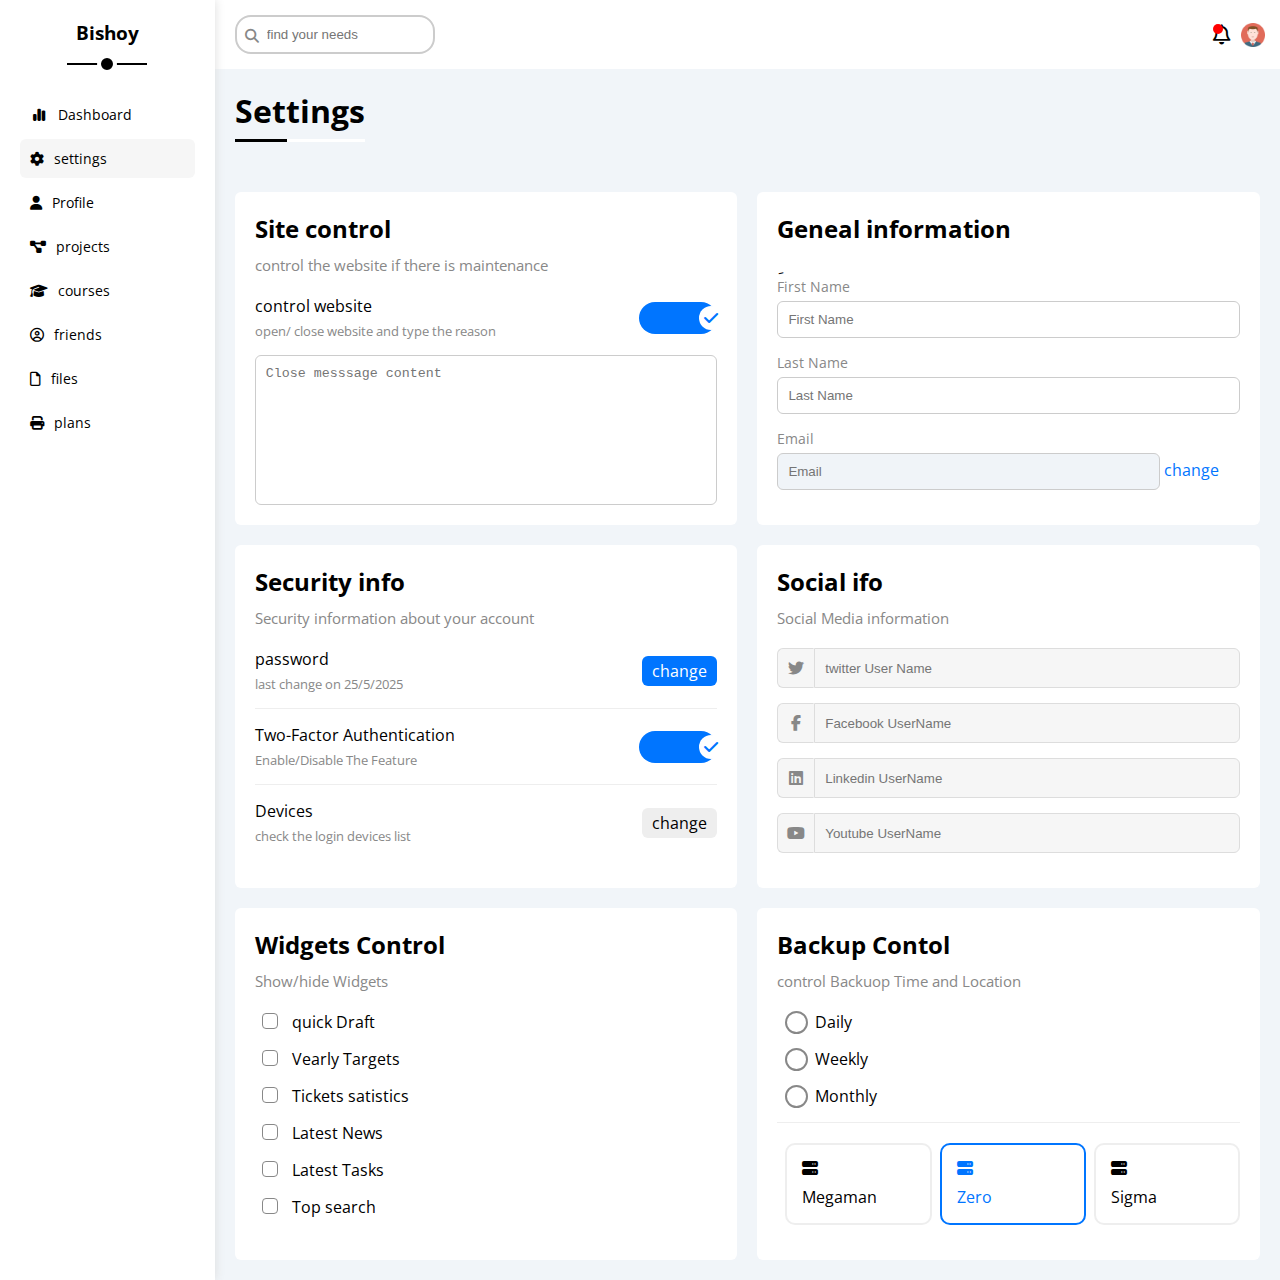
<file: settings.html>
<!DOCTYPE html>
<html lang="en">
<head>
    <meta charset="UTF-8">
    <meta name="viewport" content="width=device-width, initial-scale=1.0">
    <link rel="stylesheet" href="css/all.min.css">
    <link rel="stylesheet" href="css/master.css">
    <link rel="stylesheet" href="css/framework.css">
    <link rel="preconnect" href="https://fonts.googleapis.com" />
    <link rel="preconnect" href="https://fonts.gstatic.com" crossorigin />
    <link href="https://fonts.googleapis.com/css2?family=Open+Sans:wght@300;500&display=swap" rel="stylesheet" />
    <title>Settings</title>
</head>
<body>
<div class="page d-flex">
    <div class="sidebar bg-white p-20 p-relative">
        <h3 class="p-relative tex-c mt-0">Bishoy</h3>
        <ul>
            <li>
                <a class=" d-flex align-center c-black fs-14 rad-6 p-10" href="indix.html">
                    <i class="fa-solid fa-chart-simple fa-fw"></i>
                    <span>Dashboard</span>
                </a>
            </li>
            <li>
                <a class="active d-flex align-center c-black fs-14 rad-6 p-10" href="settings.html">
                    <i class="fa-solid fa-gear"></i>
                    <span>settings</span>
                </a>
            </li>
            <li>
                <a class=" d-flex align-center c-black fs-14 rad-6 p-10" href="profile.html">
                    <i class="fa-solid fa-user"></i>
                    <span>Profile</span>
                </a>
            </li>
            <li>
                <a class=" d-flex align-center c-black fs-14 rad-6 p-10" href="Projects.html">
                    <i class="fa-solid fa-diagram-project"></i>
                    <span>projects</span>
                </a>
            </li>
            <li>
                <a class=" d-flex align-center c-black fs-14 rad-6 p-10" href="courses.html">
                    <i class="fa-solid fa-graduation-cap"></i>
                    <span>courses</span>
                </a>
            </li>
            <li>
                <a class=" d-flex align-center c-black fs-14 rad-6 p-10" href="friends.html">
                    <i class="fa-regular fa-circle-user"></i>
                    <span>friends</span>
                </a>
            </li>
            <li>
                <a class=" d-flex align-center c-black fs-14 rad-6 p-10" href="files.html">
                    <i class="fa-regular fa-file"></i>
                    <span>files</span>
                </a>
            </li>
            <li>
                <a class=" d-flex align-center c-black fs-14 rad-6 p-10" href="plans.html">
                    <i class="fa-solid fa-print"></i>
                    <span>plans</span>
                </a>
            </li>
        </ul>
    </div>
    <div class="content w-full">
    <!-- start head -->
     <div class="head bg-white p-15 between-flex">
        <div class="search p-relative">
            <input class="p-10" type="search" placeholder="find your needs">
        </div>
        <div class="icons d-flex align-center">
            <span class="notification p-relative">
                <i class="fa-regular fa-bell fa-lg"></i>
            </span>
            <img src="imgs/avatar.png" alt="">
        </div>
     </div>
         <!-- end head -->
         <h1 class="p-relative">Settings</h1>
         <div class="settings-page m-20 d-grid gap-20">
            <!-- start settings box -->
             <div class="p-20 bg-white rad-6">
                <h2 class="mt-0 mb-10">Site control</h2>
                <p class="mt-0 mb-20 c-grey fs-15">control the website if there is maintenance</p>
                <div class="mb-15 between-flex">
                    <div>
                        <span>control website</span>
                        <p class="c-grey mt-5 mb-0 fs-13">open/ close website and type the reason</p>
                    </div>
                    <div>
                         <label>
                            <input class="toggle-checkbox" type="checkbox" checked>
                            <div class="toggle-switch"></div>
                        </label>
                    </div>
                </div>
                <textarea class="close-message p-10 rad-6 d-block w-full" placeholder="Close messsage content"></textarea>
             </div>
            <!-- end settings box -->
            <!-- start settings box -->
            <div class="p-20 bg-white rad-6">
                <h2 class="mt-0 mb-10">Geneal information</h2>
ِ                <div class="mb-15">
                    <label class="fs-14 c-grey d-block mb-5" for="First">First Name</label>
                    <input class="b-none border-ccc p-10 rad-6 d-block w-full" type="text" id="First" placeholder="First Name">
                </div>
                <div class="mb-15">
                    <label class="fs-14 c-grey d-block mb-5" for="Last">Last Name</label>
                    <input class="b-none border-ccc p-10 rad-6 d-block w-full" type="text" id="Last" placeholder="Last Name">
                </div>
                <div>
                    <label class="fs-14 c-grey d-block mb-5" for="Email">Email</label>
                    <input class="email b-none border-ccc p-10 rad-6 d-block w-full" type="email" id="email" placeholder="Email" disabled>
                    <a class="c-blue" href="#">change</a>
                </div>
            </div>
            <!-- end settings box -->
            <!-- start settings box -->
            <div class="p-20 bg-white rad-6">
                <h2 class="mt-0 mb-10">Security info</h2>
                <p class="mt-0 mb-20 c-grey fs-15">Security information about your account</p>
                <div class="sec-box mb-15 between-flex">
                    <div>
                        <span>password</span>
                        <p class="c-grey mt-5 mb-0 fs-13">last change on 25/5/2025</p>
                    </div>
                    <a class="button bg-blue  c-white btn-shape" href="change">change</a>
                </div>
                <div class="sec-box mb-15 between-flex">
                    <div>
                        <span>Two-Factor Authentication</span>
                        <p class="c-grey mt-5 mb-0 fs-13">Enable/Disable The Feature</p>
                    </div>
                   <label>
                        <input class="toggle-checkbox" type="checkbox" checked>
                        <div class="toggle-switch"></div>
                   </label>
                </div>
                <div class="sec-box between-flex">
                    <div>
                        <span>Devices</span>
                        <p class="c-grey mt-5 mb-0 fs-13">check the login devices list</p>
                    </div>
                    <a class="button bg-eee c-black btn-shape" href="change">change</a>
                </div>
             </div>
            <!-- end setting box -->
            <div class="social-boxes p-20 bg-white rad-6">
                <h2 class="mt-0 mb-10">Social ifo</h2>
                <p class="mt-0 mb-20 c-grey fs-15">Social Media  information</p>
                <div class="d-flex align-center mb-15">
                    <i class="fa-brands fa-twitter center-flex c-grey"></i>
                    <input class="w-full" type="text" placeholder="twitter User Name">
                </div>
                <div class="d-flex align-center mb-15">
                    <i class="fa-brands fa-facebook-f center-flex c-grey"></i>
                    <input class="w-full" type="text" placeholder="Facebook UserName">
                </div>
                <div class="d-flex align-center mb-15">
                    <i class="fa-brands fa-linkedin center-flex c-grey"></i>
                    <input class="w-full" type="text" placeholder="Linkedin UserName">
                </div>
                <div class="d-flex align-center mb-15">
                    <i class="fa-brands fa-youtube center-flex c-grey"></i>
                    <input class="w-full" type="text" placeholder="Youtube UserName">
                </div>
             </div>
            <!-- end setting box -->
            <!-- end setting box -->
            <div class="widgets-control p-20 bg-white rad-6">
                <h2 class="mt-0 mb-10">Widgets Control</h2>
                <p class="mt-0 mb-20 c-grey fs-15">Show/hide Widgets</p>
                <div class="control d-flex align-center mb-15">
                    <input type="checkbox" id="one">
                    <label for="one">quick Draft</label>
                </div>
                <div class="control d-flex align-center mb-15">
                    <input type="checkbox" id="two">
                    <label for="two">Vearly Targets</label>
                </div>
                <div class="control d-flex align-center mb-15">
                    <input type="checkbox" id="three">
                    <label for="three">Tickets satistics</label>
                </div>
                <div class="control d-flex align-center mb-15">
                    <input type="checkbox" id="four">
                    <label for="four">Latest News</label>
                </div>
                <div class="control d-flex align-center mb-15">
                    <input type="checkbox" id="Five">
                    <label for="Five">Latest Tasks</label>
                </div>
                <div class="control d-flex align-center mb-15">
                    <input type="checkbox" id="six">
                    <label for="six">Top search</label>
                </div>
             </div>
            <!-- end setting box -->
            <div class="backup-control p-20 bg-white rad-6">
                <h2 class="mt-0 mb-10">Backup Contol</h2>
                <p class="mt-0 mb-20 c-grey fs-15">control Backuop Time and Location</p>
                <div class="date d-flex align-center mb-15">
                    <input type="radio" name="time" id="daily">
                    <label for="daily">Daily</label>
                </div>
                <div class="date d-flex align-center mb-15">
                    <input type="radio" name="time" id="Weekly">
                    <label for="Weekly">Weekly</label>
                </div>
                <div class="date d-flex align-center mb-15">
                    <input type="radio" name="time" id="Monthly">
                    <label for="Monthly">Monthly</label>
                </div>
                <div class="servers d-flex align-center tex-c">
                    <input type="radio" name="servers" id="server-one">
                    <div class="server mb-15 rad-10 w-full">
                        <label class="d-block m-15" for="server-one">
                            <i class="fa-solid fa-server d-block mb-10"></i>
                            Megaman
                        </label>
                    </div>
                    <input type="radio" name="servers" id="server-two" checked>
                    <div class="server mb-15 rad-10 w-full">
                        <label class="d-block m-15" for="server-two">
                            <i class="fa-solid fa-server d-block mb-10"></i>
                            Zero
                        </label>
                    </div>
                    <input type="radio" name="servers" id="server-three">
                    <div class="server mb-15 rad-10 w-full">
                        <label class="d-block m-15" for="server-three">
                            <i class="fa-solid fa-server d-block mb-10"></i>
                            Sigma
                        </label>
                    </div>
                </div>
             </div>
            <!-- end setting box -->                     
        </div>
    </div>
</div>
</body>
</html>

<!-- <label>
    <input class="toggle-checkbox" type="checkbox" checked>
    <div class="toggle-switch"></div>
</label> -->
</file>
<file: css/master.css>
* {
    box-sizing: border-box;    
}
body {
    font-family: "open sans", "sans serif";
    margin: 0;
}

*:focus {
    outline: none;
}
a {
    text-decoration: none;
}
li {
    list-style: none;
}
.page {
    background-color: #f1f5f9;
    min-height: 100vh;
}
ul {
    list-style: none;
    padding: 0;
}
::-webkit-scrollbar {
    width: 15px;
}
::-webkit-scrollbar-track {
    background-color: white;
}
::-webkit-scrollbar-thumb {
    background-color: var(--blue-color);
}
::-webkit-scrollbar-thumb:hover {
    background-color: var(--blue-alt-color);
}
/* start sidebar */
.sidebar {
    width: 250px;
    box-shadow: 0 0 10px #ddd;                        
}
.sidebar > h3 {
    margin-bottom: 50px;
    text-align: center;
}
.sidebar > h3::before {
    content: "";
    background-color: black;
    width: 80px;
    height: 2px;
    position: absolute;
    bottom: -20px;
    transform: translateX(-50%);
    left: 50%;
} 
.sidebar > h3::after{
    content: "";
    position: absolute;
    border-radius: 50%;
    background-color: black;
    width: 12px;
    height: 12px;
    left: 50%;
    border: 4px solid white;
    transform: translate(-50%);
    bottom: -29px;
}
.sidebar ul li a  {
    transition: 0.3s;
    margin-bottom: 5px;
}
.sidebar ul li a:hover,
.sidebar ul li a.active {
    background-color: #f6f6f6;
}
.sidebar ul li a span {
    font-size: 14px;
    margin-left: 10px;
}
@media (max-width: 767px) {
    .sidebar {
        width: 58px;
        padding: 10px;
    }
    .sidebar > h3 {
        font-size: 13px;
        padding-bottom: 15px;
    }
    .sidebar > h3::before,
    .sidebar > h3::after {
        display: none;
    }
    .sidebar ul li a span {
        display: none;
    }
    .txt-c-mobile {
        text-align: center;
    }
}
/* end sidebar */
/* start content head */
.content {
    overflow: hidden;
}
.head .search::before {
    content: "\f002";
    font-family: var(--fa-style-family-classic);
    font-weight: 900;
    position: absolute;
    left: 15px;
    top: 50%;
    transform: translatey(-50%);
    font-size: 14px;
    color: var(--grey-color);
}
.head .search input {
    border: 2px solid #ccc;
    border-radius: 16px;
    margin-left: 5px;
    padding-left: 30px;
    width: 200px;
    transition: width 0.3s;
}
.head .search input:focus {
    width: 250px
}
.head .search input:focus::placeholder {
    opacity: 0;
}
.head .icons .notification::before  {
    content: "";
    width: 10px;
    position: absolute;
    height: 10px;
    background-color: red;
    border-radius: 50%
}
.head .icons img {
    width: 24px;
    height: 24px;
    margin-left: 10px;
}
.page h1 {
    margin: 20px 20px 40px;
    display: inline-block;
}
.page h1::before,
.page h1::after {
    content: "";
    position: absolute;
    height: 3px;
    bottom: -10px;
    left: 0;
}
.page h1::before {
    background-color: white;
    width: 100%;
}
.page h1::after {
    background-color: black;
    width: 40%;
    left: 0;
}
.wrapper {
    grid-template-columns: repeat(auto-fill, minmax(450px, 1fr));
    margin-left: 20px;
    margin-right: 20px;
    margin-bottom: 20px;
}
@media (max-width: 767px) {
  .wrapper {
    grid-template-columns: minmax(200px, 1fr);
    margin-left: 10px;
    margin-right: 10px;
    gap: 10px;
  }
}
/* end content head */
/* start welcome widget */
.welcome {
    overflow: hidden;
}
.welcome .intro img {
    width: 170px;
    margin-bottom: -10px;
}
.welcome .body {
    border-top: 1px solid #eee;
    border-bottom: 1px solid #eee;
}
.welcome .avatar {
    width: 64px;
    height: 64px;
    border: 2px solid white;
    border-radius: 50%;
    padding: 2px;
    box-shadow: 0 0 5px #ddd;
    margin-left: 20px;
    margin-top: -32px;
}
.welcome .body > div {
    flex: 1;
}
.welcome .visit {
    margin: 0 15px 15px auto;
    transition: 0.3s;
}
.welcome .visit:hover,
.welcome .visit:focus-visible {
    background-color: var(--blue-alt-color);
}
    @media (max-width:767px) {
        .welcome .intro {
            padding-bottom: 30px;
        }
        .welcome .avatar {
            margin-left: 0;
        }
        .welcome .body > div:not(:last-child) {
            margin-bottom: 20px;
        }
    }
/* end welcome widget */
/* quick draft widget */
.quick-draft textarea {
    resize: none;       /* iam was forget it */
    min-height: 160px;
}
.quick-draft .save {
    margin-left: auto;
    transition: 0.3s;
    cursor: pointer;
}
.quick-draft .save:hover,
.quick-draft .save:focus-visible {
    background-color: var(--blue-alt-color);
}
/* end draft widget */
/* start targets */
.targets .target-row .icon {
    width: 80px;
    height: 80px;
    margin-right: 15px;
}
.targets .details {
    flex: 1;
}

.targets .details .progress {
    height: 4px;
}
.targets .details .progress > span {
    position: absolute;
    top: 0;
    left: 0;
    height: 100%;
}
.targets .details .progress > span span {
position: absolute;
    bottom: 16px;
    right: -16px;
    color: white;
    padding: 2px 5px;
    border-radius: 6px;
    font-size: 12px;
}
/* .targets .details .progress > span span::before {
    content: "";
} */
.targets .details .progress > span span::after {
    content: "";
    border-color: transparent;
    border-width: 5px;
    border-style: solid;
    position: absolute;
    bottom: -10px;
    left: 50%;
    transform: translateX(-50%);
}
.targets .details .progress > span .blue span::after {
    border-top-color: var(--blue-color);
}
.targets .details .progress > span .orange span::after {
    border-top-color: var(--orange-color);
}
.targets .details .progress > span .green span::after {
    border-top-color: var(--green-color);
}
.blue .icon,
.blue .progress {
    background-color: hsl(212deg 88% 44% / 20%);
}
.orange .icon,
.orange .progress {
    background-color: rgb(245 158 11  / 20%);
}
.green .icon,
.green .progress {
    background-color: rgb(34  197 94  / 20%);
}
/* end targets */
/* start tickets */
.tickets .box {
    border: 1px solid #ccc;
    width: calc(50% - 10px);
    transition: 0.3s;
}
.tickets .box i {
    transition: 0.3s;
}
.tickets .box:hover i {
    transform: translateX(5px);
}
@media (max-width:767px) {
    .tickets .box {
        width: 100%;
    }
}
/* end tickets */
/* start latest news */
.latest-news .news-row:not(:last-of-type) {
    margin-bottom: 20px;
    padding-bottom: 20px;
    border-bottom: 1px solid #eee;
}
.latest-news .news-row img {
    width: 100px;
    border-radius: 6px;
    margin-right: 15px;
}
.latest-news .news-row .info {
    flex-grow: 1;
}
.latest-news .news-row .info h3 {
    margin: 0 0 6;
    font-size: 16px;
}
@media (max-width:767px) {
    .latest-news .news-row {
        display: block;
        text-align: center;
    }
    .latest-news .news-row .label {
        margin: 10px auto;
        width: fit-content;
    }
}
/* end latest news */
.tasks .task-row:not(:last-of-type) {
    margin-bottom: 15px;
    padding-bottom: 15px;
    border-bottom: 1px solid #eee;
}
.tasks .info {
    flex-grow: 1;
}
.tasks .done {
    opacity: 0.3;
}
.tasks .done h3,
.tasks .done p {
    text-decoration: line-through;
}
.tasks .delete {
    transition: 0.3s;
    cursor: pointer;
}
.tasks .delete:hover {
    color: var(--red-color);
}
/* end tasks tasks */
/* start latest ubloads */
.latest-uploads ul li:not(:last-child) {
    border-bottom: 1px solid #eee;
}
.latest-uploads ul li img {
    width: 40px;
    height: 40px;
}
/* end latest ubloads */
/* start last project */
.last-project ul::before {
    content: "";
    position: absolute;
    left: 11px;
    width: 2px;
    height: 100%;
    background-color: var(--blue-color);
}
.last-project ul li::before {
    content: "";
    width: 20px;
    height: 20px;
    display: block;
    border-radius: 50%;
    background-color: white;
    border: 2px solid white;
    outline: 2px solid var(--blue-color);
    margin-right: 15px;
    z-index: 1;
}
.last-project ul li.done::before {
    background-color: var(--blue-color);
}
.last-project ul li.current::before {
    animation: change-color 0.8s infinite alternate;
}
.last-project .launch-icon {
    position: absolute;
    width: 160px;
    right: 0;
    bottom: 0;
    opacity: 0.2;
}
/* end last project */
/* start reminders */
.reminders ul li .key {
    width: 15px;
    height: 15px ;
}
.reminders ul li > .blue {   /* direct child thets name (blue) */
    border-left: 2px solid var(--blue-color);
}
.reminders ul li > .green {   /* direct child thets name (blue) */
    border-left: 2px solid var(--green-color);
}
.reminders ul li > .orange {   /* direct child thets name (blue) */
    border-left: 2px solid var(--orange-color);
}
.reminders ul li > .red {   /* direct child thets name (blue) */
    border-left: 2px solid var(--red-color);
}
/* end reminders */
.latest-post .avatar {
    width: 48px;
    height: 48px;
}
.latest-post .post-content {
    text-transform: capitalize;
    line-height: clamp(1.8, 1vh, 1.4);
    border-top: 1px solid #eee;
    border-bottom: 1px solid #eee;
    min-height: 140px;
    }
    /* start social media */
    .social-media .box {
        padding-left: 70px;
    }
    .social-media .box i {
        position: absolute;
        left: 0;
        top: 0;
        width: 52px;
        transition: 0.3s;
    }
    .social-media .box i:hover {
        transform: rotate(5deg);
    }
    .social-media .twitter {
        background-color: rgb(29 161 242 / 20%);
        color: #1da1f2;
    }
    .social-media .twitter i,
    .social-media .twitter a {
        background-color: #1da1f2;
    }
    .social-media .facebook {
        background-color:hsl(214deg 89% 52% / 20%);
        color: #1877f2;
    }
    .social-media .facebook i,
    .social-media .facebook a {
        background-color: #1877f2;
    }
    .social-media .youtube {
        background-color: rgb(255 0 0 / 20%);
        color: #ff0000;
    }
    .social-media .youtube i,
    .social-media .youtube a {
        background-color: #ff0000;
    }
    .social-media .linkedin {
        background-color: rgb(10 102 194 / 20%);
        color: #0a66c2;
    }
    .social-media .linkedin i,
    .social-media .linkedin a {
        background-color: #0a66c2;
    }
    /* end social media */
    /* start Projects table */
    .projects .responsive-table {
        overflow-x: auto;
    }
    .projects table {
        min-width: 1000px;
        border-spacing:0;
    }
    .projects thead td {
        font-weight: bold;
        background-color: #eee;
    }
    .projects table td {
        padding: 15px;
    }
    .projects tbody td {
        border-bottom: 1px solid  #eee;
        border-left: 1px solid  #eee;
        transition: 0.3s;
    }
    .projects tbody tr td:last-child {
        border-right: 1px solid #eee;
    }
    .projects tbody tr:hover td {
        background-color: #faf7f7;
    }
    .projects table img {
        width: 32px;
        height: 32px;
        border-radius: 50%;
        padding: 2px;
        background-color: white;
    }
        .projects table img:not(:first-child) {
            margin-left: -20px;
        }
    /* end Projects table */
    /* start settings */
    .settings-page {
        grid-template-columns: repeat(auto-fill,minmax(500px, 1fr));
    }
    @media (max-width:767px) {
            .settings-page {
                grid-template-columns: minmax(500px, 1fr);
                margin-left: 10px;
                margin-right: 10px;
                gap: 10px;
            }
    }
    .settings-page .close-message {
        resize: none;
        border: 1px solid #ccc;
        min-height: 150px;
    }
    .settings-page .email {
        display: inline-flex;
        width: calc(100% - 80px);
       }
    .settings-page .sec-box {
        padding-bottom: 15px;
    }
    .settings-page .sec-box:not(:last-of-type) {
        border-bottom: 1px solid #eee;
    }
    .settings-page .sec-box  .button {
        transition: 0.3s;
    }
    .settings-page .sec-box  .button:hover {
        background-color: var(--blue-alt-color);
    }
    .settings-page .social-boxes i {
        width: 40px;
        height: 40px;
        background-color: #f6f6f6;
        border: 1px solid #ddd;
        border-right-color: transparent;
        border-radius: 6px 0 0 6px;
        transition: all 0.3s;
    }
    .settings-page .social-boxes input {
        height: 40px;
        background-color: #f6f6f6;
        border: 1px solid #ddd;
        padding-left: 10px;
        border-radius: 0 6px 6px 0;
    }
    .settings-page .social-boxes > div:focus-within i {
        color: black;
    }
    .widgets-control .control input[type="checkbox"] {
        -webkit-appearance: none;
        appearance: none;
    }
    .widgets-control .control label {
        padding-left: 30px;
        cursor: pointer;
        position: relative;
    }
    .widgets-control .control label::before {
        content: "";
        position: absolute;
        width: 14px;
        height: 14px;
        top: 50%;
        left: 0;
        border-radius: 4px;
        border: 1px solid var(--grey-color);
        margin-top: -9px;

    }
    .widgets-control .control label:hover::before {
        border-color: var(--blue-color) ;
    }
    .widgets-control .control label::after {
        font-family: var(--fa-style-family-classic);
        content: "\f00c";
        font-weight: 900;
        position: absolute;
        left: 0;
        top: 50%;
        margin-top: -9px;
        border-radius: 4px;
        background-color: var(--blue-color);
        color:white;
        font-size: 12px;
        width: 18px;
        height: 18px;
        display: flex;
        justify-content: center;
        align-items: center;
        transform: scale(0) rotate(360deg);
        transition: 0.3s;
    }
    .widgets-control .control input[type="checkbox"]:checked + label::after {
        transform: scale(1);
    }
    .backup-control  input[type="radio"] {
        -webkit-appearance: none;
        appearance: none;
    }
    .backup-control .date label {
        padding-left: 30PX;
        cursor: pointer;
        position: relative;
    }
    .backup-control .date label::before {
        content: "";
        position: absolute;
        top: 50%;
        left: 0;
        margin-top: -11px;
        width: 19px;
        height: 19px;
        border-radius: 50%;
        border: 2px solid var(--grey-color);
    }
    .backup-control .date label::after {
        content: "";
        position: absolute;
        left: 5px;
        top: 5px;
        width: 12px;
        height: 12px;
        border-radius: 50%;
        background-color: var(--blue-color);
        transform: scale(0);
        transition: 0.3s;
    }
    .backup-control .date input[type="radio"]:checked + label::before {
        border-color: var(--blue-color);
    }
    .backup-control .date input[type="radio"]:checked + label::after {
        transform: scale(1);
    }
    .backup-control .servers {
        border-top: 1px solid #eee;
        padding-top: 20px;
    }
    @media (max-width:767px) {
        .backup-control .servers {
            flex-wrap: wrap;
        } 
    }
    .backup-control .servers .server {
        border: 2px solid #eee;
        position: relative;
    }
    .backup-control .servers .server label {
        cursor: pointer;
    }
    .backup-control .servers input[type="radio"]:checked + .server {
        border-color: var(--blue-color);
        color: var(--blue-color);
    }
    .toggle-checkbox{
        -webkit-appearance: none;
        appearance: none;
        display: none;
    }
    .toggle-switch {
        background-color: #ccc;
        width: 78px;
        height: 32px;
        border-radius: 16px;
        position: relative;
        transition: 0.3s;
        cursor: pointer;
    }
    .toggle-switch::before {
        font-family: var(--fa-style-family-classic);
        content: "\f00d";
        font-weight: 900;
        background-color: white;
        position: absolute;
        width: 24px;
        height: 24px;
        border-radius: 50%;
        top: 4px;
        left: 4px;
        display: flex;
        justify-content: center;
        align-items: center;
        color: #aaa;
        transition: 0.3s;
    }
    .toggle-checkbox:checked + .toggle-switch {
        background-color: var(--blue-color);
    }
    .toggle-checkbox:checked + .toggle-switch::before {
        content: "\f00c";
        left: 60px;
        color: var(--blue-color);
    }
    .settings-page :disabled {
        cursor: no-drop;
        background-color: #f0f4f8;
        color: #bbb;
    }
    /* end settings */   
    /* start profile page */
    @media (max-width:768px) {
        .profile-page .overview {
            flex-direction: column;
        }
    }
    .profile-page .avatar-box{
        width: 300px;
        border-right: 2px solid #eee;
    }
    @media (min-width: 768px) {
        .profile-page .avatar-box {
            border-right: 1px solid #eee;
            }
    }
    .profile-page .avatar-box > img {
        width: 120px;
        height: 120px;
    }
    .profile-page .avatar-box .level {
        height: 6px;
        overflow: hidden;
        margin: auto;
        width: 70%;
        }
    .profile-page .avatar-box .level span {
        position: absolute;
        top: 0;
        left: 0;
        height: 100%;
        background-color: var(--blue-color);
        border-radius: 6px;
    }
    .profile-page .info-box .box {
        flex-wrap: wrap;
        border-bottom: 1px solid  #eee;
        transition: 0.3s;
    }
    .profile-page .info-box .box:hover {
        background-color: #f9f9f9;
    }
    .profile-page .info-box .box > div {
        min-width: 250px;
        padding: 20px 0 0;
    }
    .profile-page .info-box h4 {
        font-weight: normal;
    }
    /* strat training code */
    .profile-page .info-box .toggle-switch {
        height: 20px;
    }
    @media (Max-width:767px) {
        .profile-page .info-box .toggle-switch {
            margin: auto;
        }
    }
    .profile-page .info-box .toggle-switch::before {
        width: 12px;
        height: 12px;
        font-size: 8px;
    }
    .profile-page .info-box .toggle-switch:checked + .toggle-checkbox::before {
        left: 62px;
    }
    /* strat training code */
    @media (max-width:767px) {
        .profile-page .other-data {
            flex-direction: column;
        }
    }
    .profile-page .skills-card {
        flex-grow: 1;       
    }
    .profile-page .skills-card ul li {
        padding: 15px 0;
    }
    .profile-page .skills-card ul li:not(:last-child) {
        border-bottom:  1px solid #eee;
    }
    .profile-page .skills-card ul li span {
        display: inline-flex;
        padding: 4px 10px;
        background-color: #eee;
        border-radius: 6px;
        font-weight: 600;
        letter-spacing: 0.8px;
    }
    .profile-page .skills-card ul li span:not(:first-child) {
        margin-left: 6px;
    }
    .profile-page .activities {
        flex-grow: 2;
    }
    .profile-page .activity:not(:last-of-type) {
        border-bottom: 1px solid #eee;
        padding-bottom: 20px;
        margin-bottom: 20px;
    }
    .profile-page .activity img {
        width: 64px;
        height: 64px;
        margin-right: 10px;
    }
    @media (min-width:767px) {
        .profile-page .activity .date {
            margin-left: auto;
            text-align: right;
        }
    }
    @media (max-width:767px) {
        .profile-page .activity {
            flex-direction: column;
        }
        .profile-page .activity img {
            margin-right: 0;
            margin-bottom: 10px;
        }
        .profile-page .activity .date {
            margin-top: 10px;
        }
    }
    /* end profile page */
    /* start project page */    
    .projects-page {
        grid-template-columns: repeat(auto-fill,minmax(500px, 1fr));
    }
    @media (max-width:767px) {
        .project-page {
            grid-template-columns: minmax(200px, 1fr);  /* project page for the mopile*/
            margin-left: 10px;
            margin-right: 10px;
            gap: 10px;
        }
    }
.projects-page .project .date {
    position: absolute;
    right: 10px;
    top: 10px;
}  
.projects-page .project h4 {
    font-weight: normal;
}
.projects-page .project .team  {
    position: relative;
    min-height: 80px;
}
.projects-page .project .team a {
    position: absolute;
    left: 0;
    bottom: 0;
}
.projects-page .project .team a:nth-child(2) {
    left: 25px;
}
.projects-page .project .team a:nth-child(3) {
    left: 50px;
}
.projects-page .project .team a:nth-child(4) {
    left: 75px;
}
.projects-page .project .team a:nth-child(5) {
    left: 100px;
}
.projects-page .project .team a:hover {
    z-index: 5;
}

.projects-page .project .team a img {
    width: 40px;
    height: 40px;
    border-radius: 50%;
    border: 2px solid white;
}
.projects-page .project .tags {
    justify-content: flex-end;
    margin-top: 15px;
    padding-top: 15px;
    border-top: 1px solid #eee;
}
@media (max-width:767px) {
    .projects-page .project .tags  {
        flex-direction: column;
    }
}
.projects-page .project .tags span {
    padding: 3px 8px;
    margin-left: 5px;
    width: fit-content;
}
@media (max-width:767px) {
    .projects-page .project .tags span:not(:last-child) {
        margin-bottom: 15px;
    }
}
.projects-page .project .info {
    text-align: right;
    margin-top: 15px;
    padding-top: 15px;
    border-top: 1px solid #eee;
}
@media (max-width:767px) {
    .projects-page .project .info {
        flex-direction: column;
        gap: 15px 0;
    }
}
.projects-page .project .info .prog {
    height: 8px;
    width: 260px;
    position: relative;
    border-radius: 6px;
}
.projects-page .project .info .prog span {
    position: absolute;
    left: 0;
    width: 60%;
    height: 100%;
    border-radius: 6px;
}
    /*end projects page  */
/*----- start courses page */
    .courses-page {
        grid-template-columns: repeat(auto-fill,minmax(300px, 1fr));
    }
    @media (max-width:767px) {
        .project-page {
            grid-template-columns: minmax(200px, 1fr);  /* project page for the mopile*/
            margin-left: 10px;
            margin-right: 10px;
            gap: 10px;
        }
    }
    .courses-page .course {
        overflow: hidden;
    }
    .courses-page .course .cover {
        max-width: 100%;
    }
    .courses-page .course .instructor {
        position: absolute;
        width: 64px;
        height: 64px;
        top: 14px;
        left: 20px;
        border-radius: 50%;
        border: 2px solid white;
    }
    .courses-page .course .info {
        border-top: 1px solid #eee;
    }
    .courses-page .course .description {
        font-weight: 500;
        letter-spacing: 0.3px;
        line-height: 1.6;
    }
    .courses-page .course .info .title {
        position: absolute;
        font-size: 13px;
        left: 50%;
        transform: translateX(-50%);
        top: -13px;
    }
/*----- end courses page */
/* ----- start Friends page */
    .friends-page {
        grid-template-columns: repeat(auto-fill,minmax(300px, 1fr));
    }
    @media (max-width:767px) {
        .friends-page {
            grid-template-columns: minmax(200px, 1fr);  /* project page for the mopile*/
            margin-left: 10px;
            margin-right: 10px;
            gap: 10px;
        }
    }
    .friends-page .contact {
        position: absolute;
        left: 10px;
        top: 10px;
    }
    .friends-page .contact i {
        background-color: #eee;
        padding: 10px;
        border-radius: 50%;
        font-size: 13px;
        cursor: pointer;
        color: #666;
        transition: 0.3s;
    }

    .friends-page .contact i:hover {
        background-color: var(--blue-color);
        color: white;
    }

    .friends-page .friend .icons {
    border-top: 1px solid #eee;
    border-bottom: 1px solid #eee;
    margin-top: 15px;
    margin-bottom: 15px;
    padding-top: 15px;
    padding-bottom: 15px;
    }    
    .friends-page .friend .icons i {
        margin-right: 5px;
    }
    .friends-page .friend .icons .vip {
     position: absolute;
    right: 0;
    top: 50%;
    transform: translateY(-50%);
    font-size: 32px;
    opacity: 0.2;
    }
/* ----- end Friends page */
/*------ start file page */
    .files-page {
        flex-direction: row-reverse;
        align-items: flex-start;
    }
    @media (max-width:767px) {
        .files-page {
        flex-direction: column;
        align-items: normal;
    }
    }
    .files-page .files-stats {
        min-width: 260px;
    }
    .files-page .files-stats .icon {
        width: 40px;
        height: 40px;
        margin-right: 10px;
        display: flex;
    }
    .files-page .files-stats .size  {
    margin-left: auto;
    }
    .files-page .files-stats  .blue  {
    background-color: hsl(212deg 88% 44% / 20%);
    }
    .files-page .files-stats  .green {
    background-color: rgb(34 197 94 / 20%);
    }
    .files-page .files-stats .red  {
    background-color: rgb(255 0 0 / 20%);
    }
    .files-page .files-stats .orange  {
    background-color: rgb(245 158 11 / 20%);
    }
    .files-page .files-stats .upload  {
    margin: 15px auto 0;
    transition: 0.3s;
    }
    .files-page .files-stats .upload:hover  {
        background-color: var(--blue-alt-color);
    }
    .files-page .files-stats .upload:hover i  {
        animation: go-up 0.8s infinite  ;
    }
    .files-page .files-content {
        flex: 1;
        grid-template-columns: repeat(auto-fill, minmax(200px, 1fr));
    }
    .files-page .files-content img {
        width: 64px;
        height: 64px;
        transition: 0.3s;
    }
    .files-page .files-content .file:hover img {
        transform: rotate(5deg);
    }
    .files-page .files-content .info {
        border-top: 1px solid #eee;
    }
/*------ end file page */
/* start plans page  */
    .plans-page {
        grid-template-columns: repeat(auto-fill,minmax(450px, 1fr));
    }
    @media (max-width:767px) {
        .plans-page {
            grid-template-columns: minmax(250px, 1fr);  /* project page for the mopile*/
            margin-left: 10px;
            margin-right: 10px;
            gap: 10px;
        }
    }
    .plans-page .plan .top {
        border: 3px solid white;
        outline: 3px solid transparent;
    }
    .plans-page .plan.green .top {
        outline-color: var(--green-color);
    }
    .plans-page .plan.blue .top {
        outline-color: var(--blue-color);
    }
    .plans-page .plan.orange .top {
        outline-color: var(--orange-color);
    }
    .plans-page .plan .price {
        position: relative;
        font-size: 40px;
        width: fit-content;
        margin: auto;
    }
    .plans-page .plan .price span {
        font-size: 25px;
        position: absolute;
        top: 0;
        left: -20px;
    }
    .plans-page .plan ul li  {
         padding: 15px 0;
        display: flex;
        align-items: center;
        font-size: 15px;
        border-bottom: 1px solid #eee;
    }
    .plans-page .plan ul li .yes {
        color: var(--green-color);
    }
    .plans-page .plan ul li i:not(.yes, .help) { /*icon not include .yes or .help (very smart) */
        color: var(--red-color);
    }
    .plans-page .plan ul li i:first-child {
        font-size: 16px;
        margin-right: 5px;
    }
    .plans-page .plan ul li .help {
        color: var(--grey-color);
        margin-left: auto;
        cursor: pointer;
    }
/* end plans page  */
    @keyframes change-color {
        from {
            background-color: var(--blue-color);
        }
        to {
            background-color: white;
    }
}
    @keyframes go-up {
        0%, 100% {
            transform: translateY(0);
        }
        50% {
            transform: translateY(-5px);
        }
}
/* end animation */
</file>
<file: css/framework.css>
:root {
  --blue-color: #0075ff;
  --blue-alt-color: #0d69d5;
  --orange-color: #f59e0b;
  --green-color: #22c55e;
  --red-color: #f44336;
  --grey-color: #888;
}
/* start box */
.d-block {
    display: block;
}
.d-flex {
display: flex;
}
.align-center {
    align-items: center;
}
.space-betwween {
    justify-content: space-between;
}
.f-wrap {
    flex-wrap: wrap;
}
.d-grid {
    display: grid;
}
.gap-20 {
    gap: 20px;
}
.w-full {
    width: 100%;
}
.h-full {
    height: 100%;
}
.w-fit {
    width: fit-content;
}
.w-100 {
    width: 100px;
}
.h-100 {
    height: 100px;
}
.b-none {
    border: none;
}
.border-ccc {
    border: 1px solid #ccc;
}
@media (max-width: 767px) { 
    .blook-mobile {
        display: block;
    }
    .hide-mobile {
        display: none;
    }
}
/* end box */ 
/* start padding + margin */
.p-20 {
    padding: 20px;
}
.p-10 {
    padding: 10px;
}
.p-15 {
    padding: 15px;
}
.pt-10 {
    padding-top: 10px;
}
.pt-15 {
    padding-top: 15px;
}
.pt-20 {
    padding-top: 20px;
}
.pb-20 {
    padding-bottom: 20px;
}
.pl-15 {
    padding-left: 15px;
}
.pb-10 {
    padding-bottom: 10px
}
.pb-15 {
    padding-bottom: 15px;
}
.m-20 {
    margin: 20px;
}
.mt-0 {
    margin-top: 0;
}
.mt-5 {
    margin-top: 5px;
}
.mt-10 {
    margin-top: 10px;
}
.mt-15 {
    margin-top: 15px;
}
.mt-25 {
    margin-top: 25px;
}
.mr-10 {
    margin-right: 10;
}
.mr-15 {
    margin-right: 15px;
}
.m-0 {
    margin: 0;
}
.m-15 {
    margin: 15px;
}
.mt-20 {
    margin-top: 20px;
}
.mb-0 {
    margin-bottom: 0;
}
.mb-5 {
    margin-bottom: 5px;
}
.mb-10 {
    margin-bottom: 10px;
}
.mb-15 {
    margin-bottom: 15px;
}
.mb-20 {
    margin-bottom: 20px;
}
.mb-25 {
    margin-bottom: 25px;
}
/* end padding + margin */
/* start color */
.bg-white {
    background-color: white;
}
.bg-eee {
    background-color:#eee;
}
.bg-blue {
    background-color: var(--blue-color);
}
.bg-orange {
    background-color: orange;
}
.bg-green {
    background-color: var(--green-color);
}
.bg-red {
    background-color: var(--red-color);
}
.c-orange {
    color: orange;
}
.c-green {
    color: var(--green-color);
}
.c-black {
    color: black;
}
.c-grey {
    color: var(--grey-color);
}
.c-white {
    color: white;
}
.c-blue {
    color: var(--blue-color);
}
.c-red {
    color: red;
}
.border-eee {
    border: 1px solid #EEE;
}
/* end color */
/* start possition */
.p-relative {
    position: relative;
}
.p-absolute {
    position: absolute;
}
.p-fixed {
    position: fixed;
}
/* end possition */
/* start font*/
.txt-c {
    text-align: center;
}
.fs-13 {
    font-size: 13px;
}
.fs-14 {
    font-size: 14px;
}
.fs-15 {
    font-size: 15px;
}
.fs-25 {
    font-size: 25px;
}
.fw-bold {
    font-weight: bold;
}
@media (max-width: 767px) {
    .tex-c-mobile {
        text-align: center;
    }
}
/* end font*/
/* start border */
.rad-6 {
    border-radius: 6px;
}
.rad-10 {
    border-radius: 10px;
}
.rad-half {
    border-radius: 50%;
}
/* end border */
/* start components */
.center-flex {
    display: flex;
    align-items: center;
    justify-content: center;
}
.between-flex {
    display: flex;
    align-items: center;
    justify-content: space-between;
}
.btn-shape {
    padding: 4px 10px;
    border-radius: 6px;
}
/* end components */
</file>
